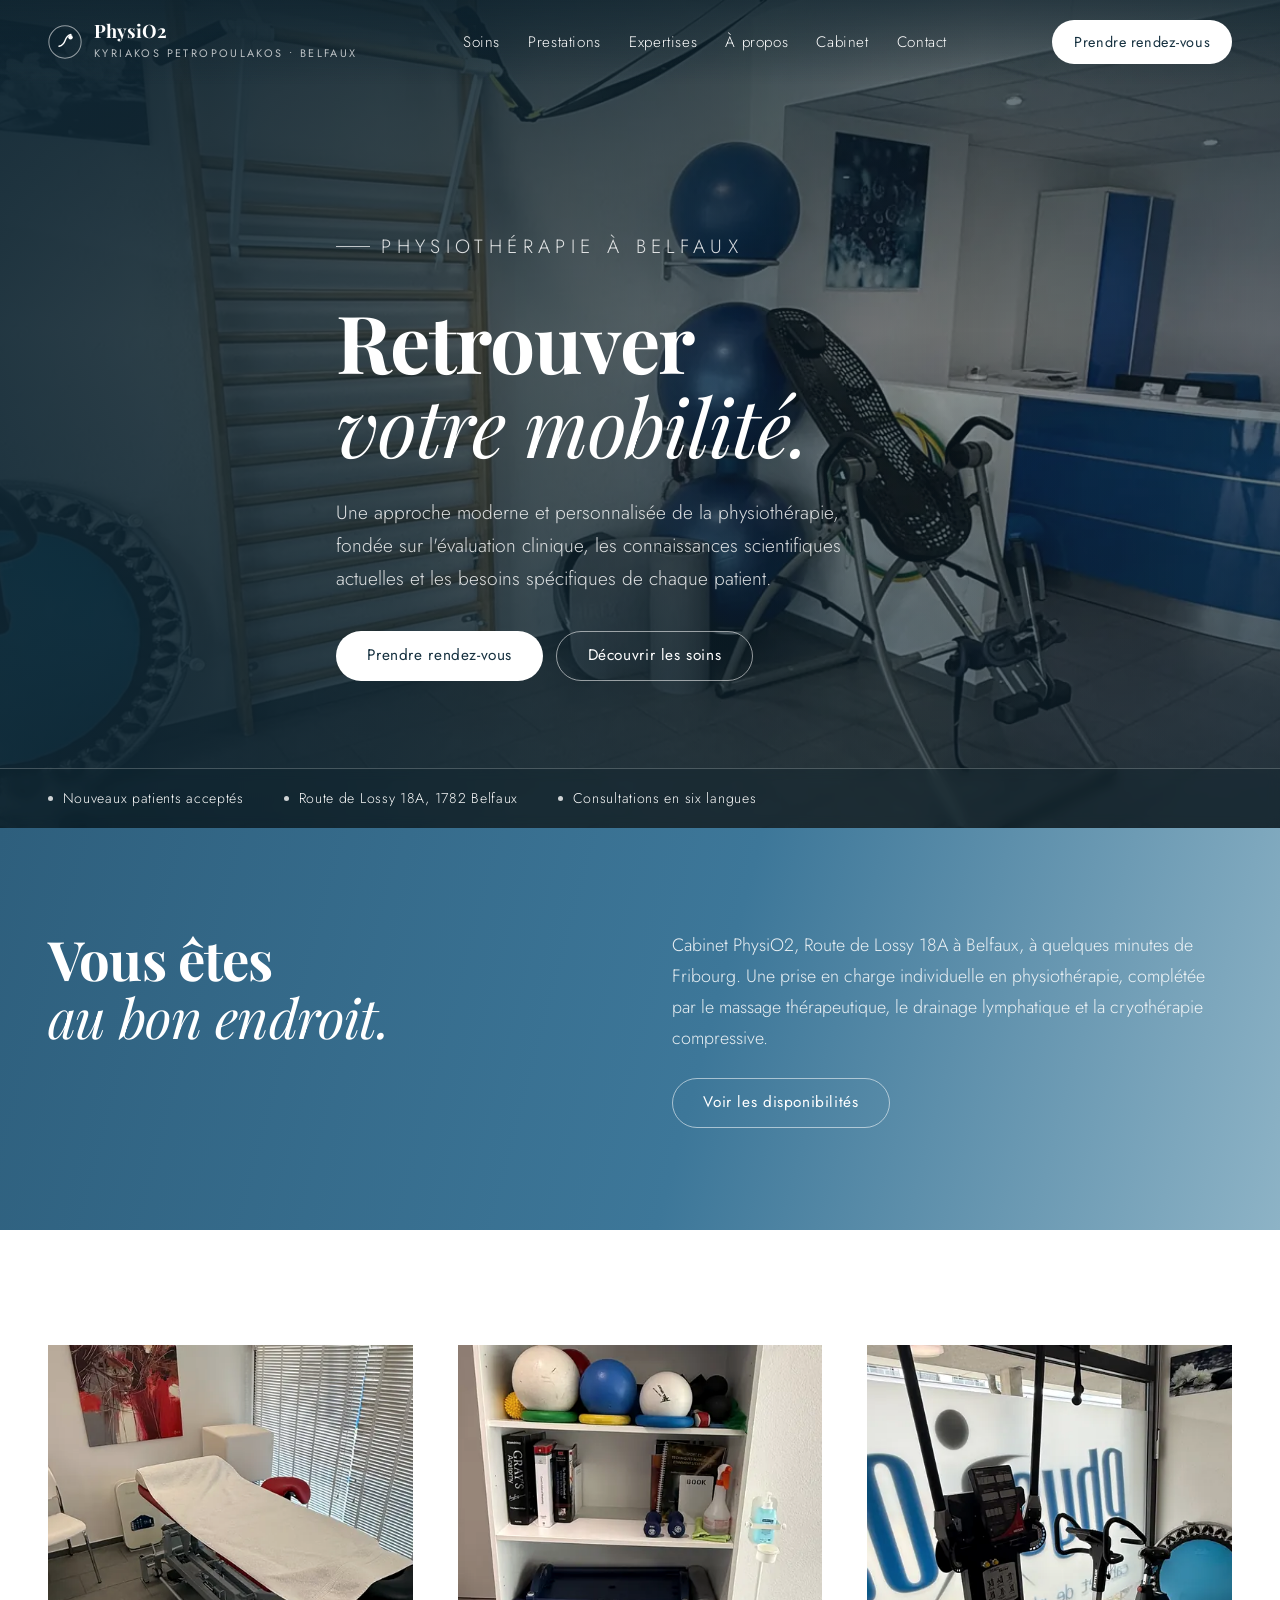
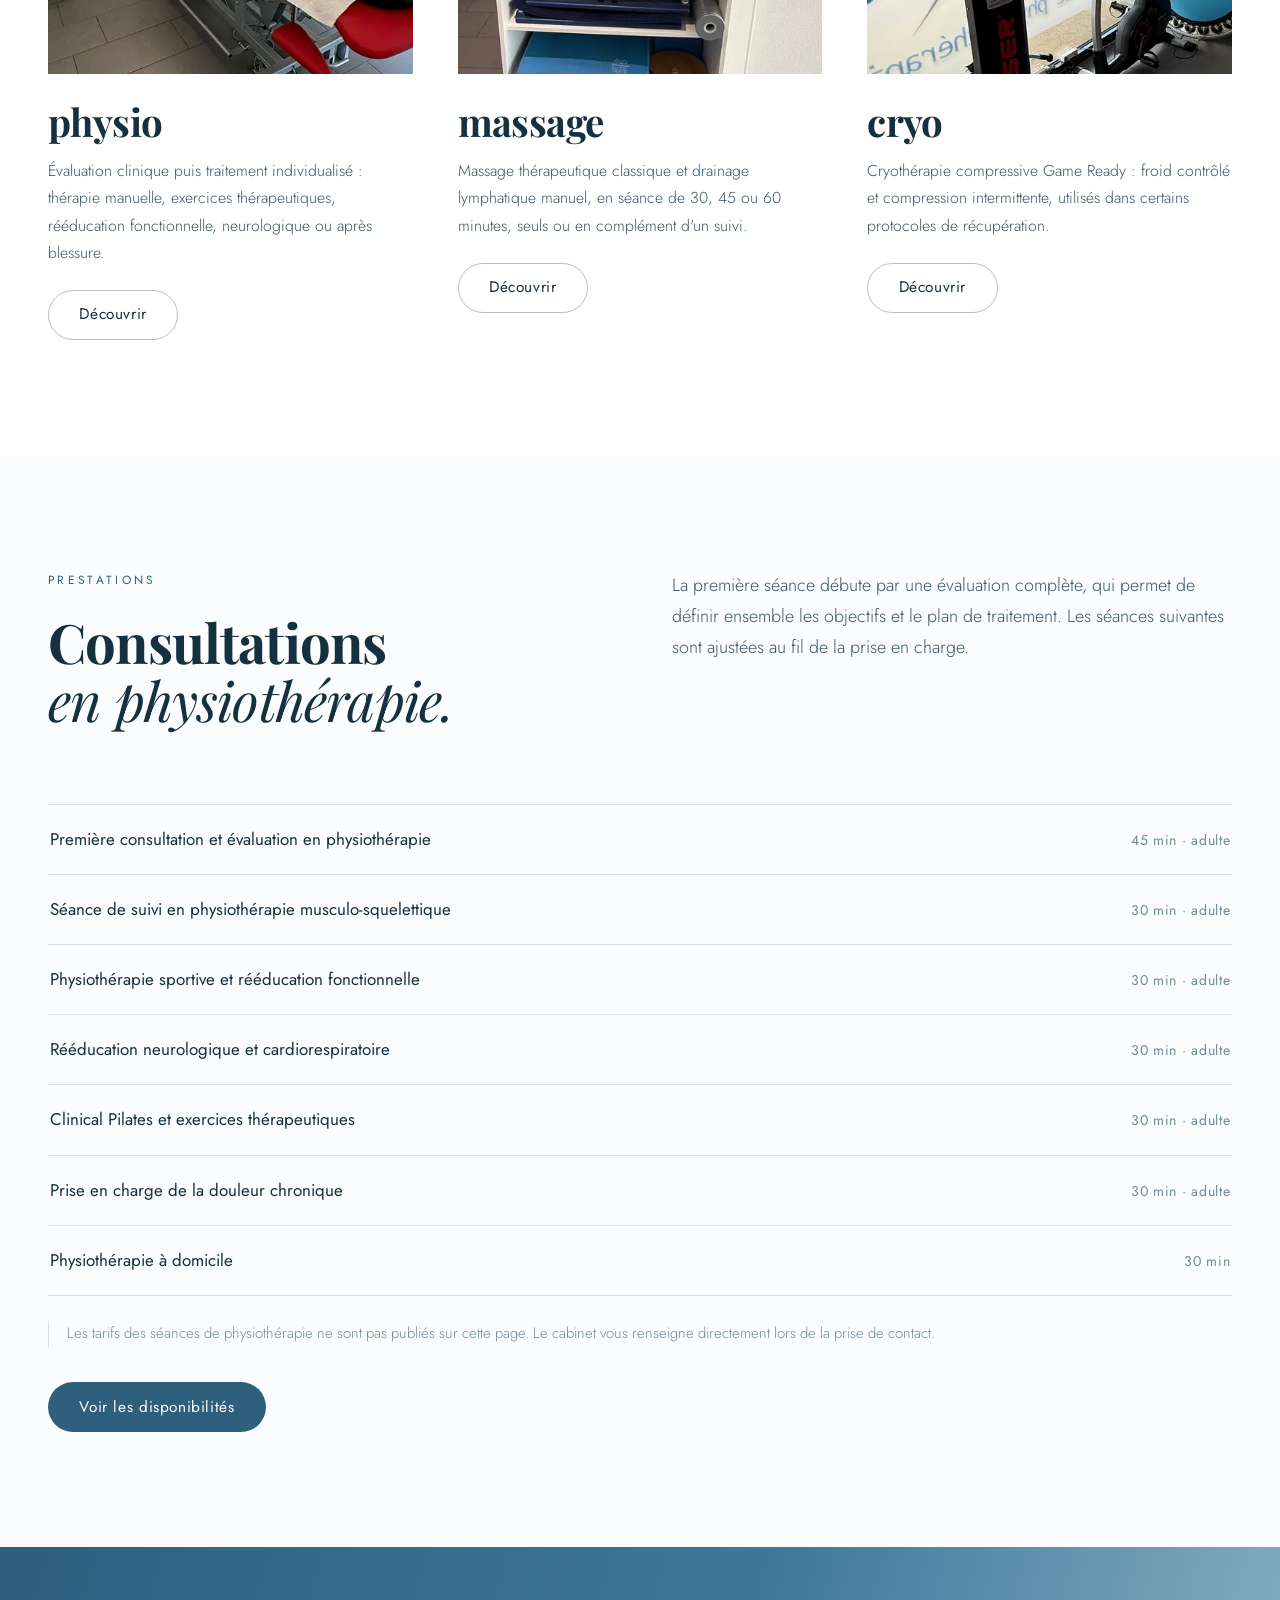
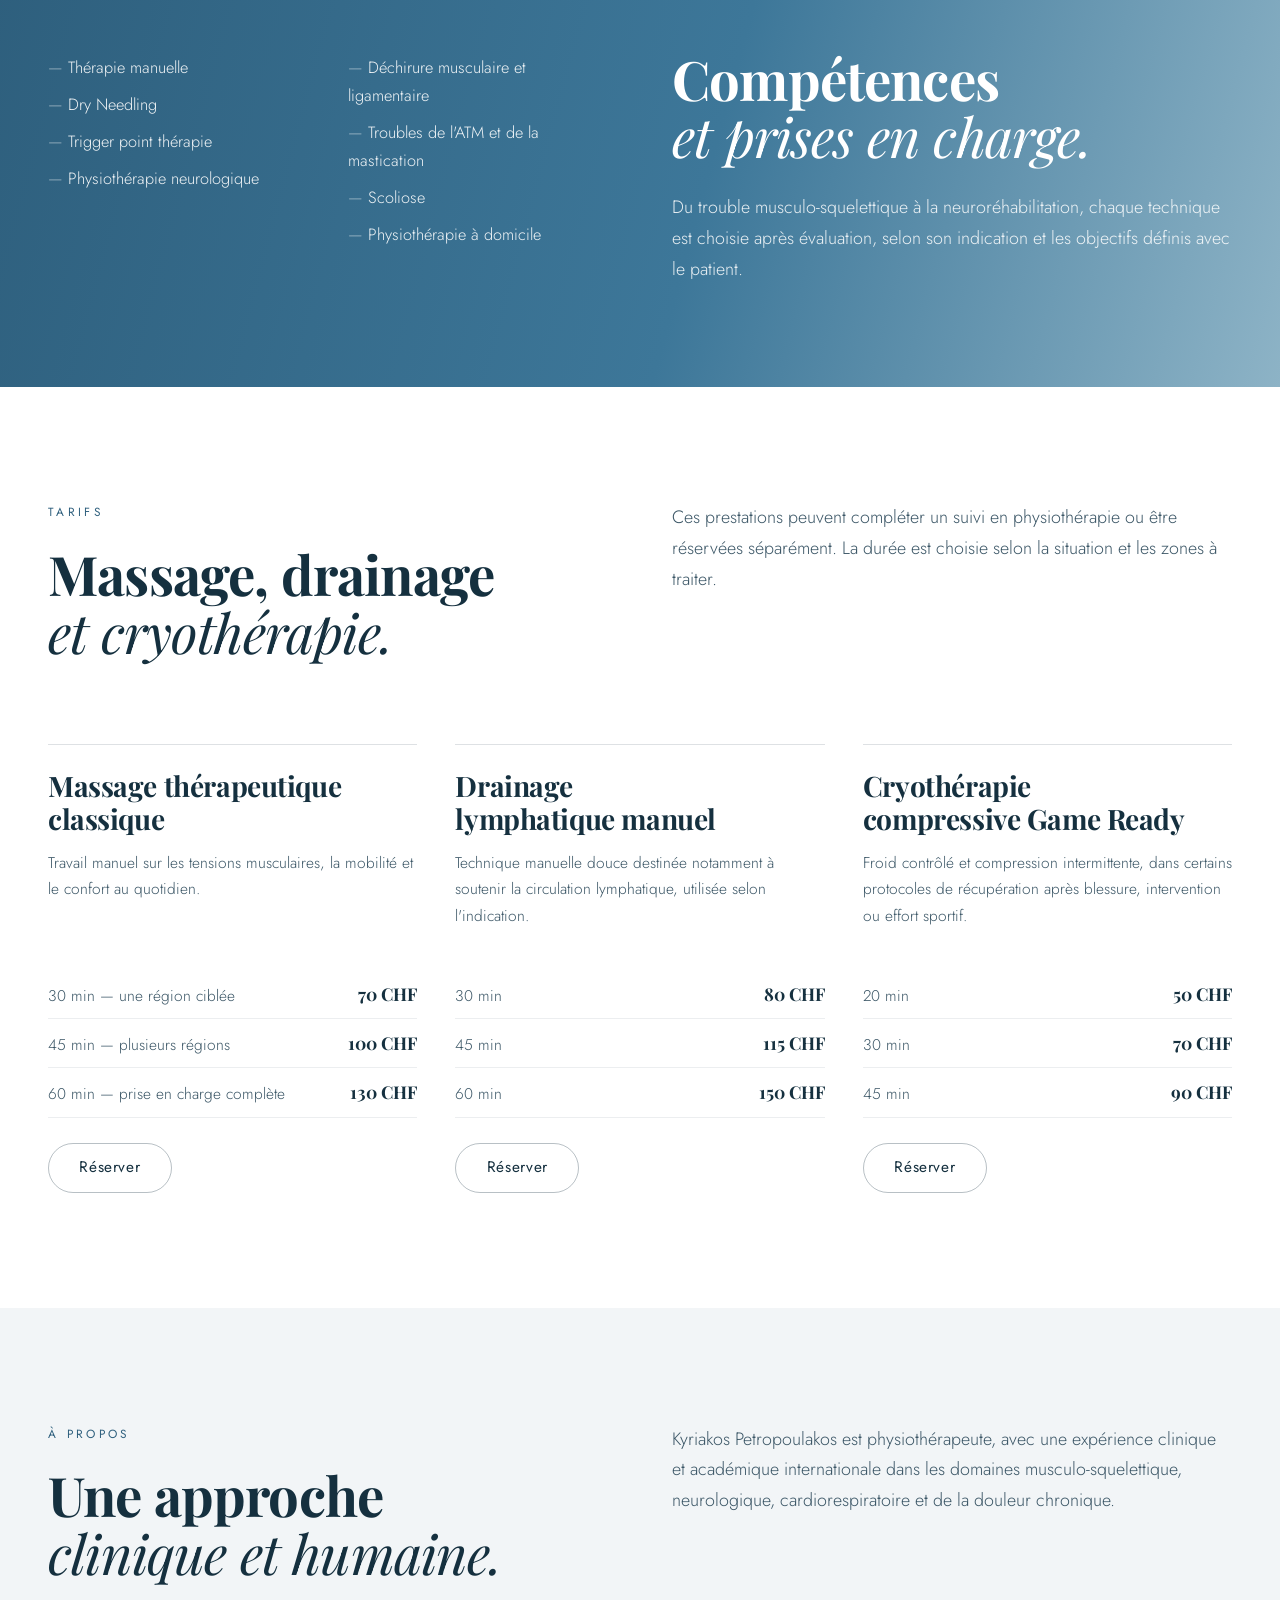
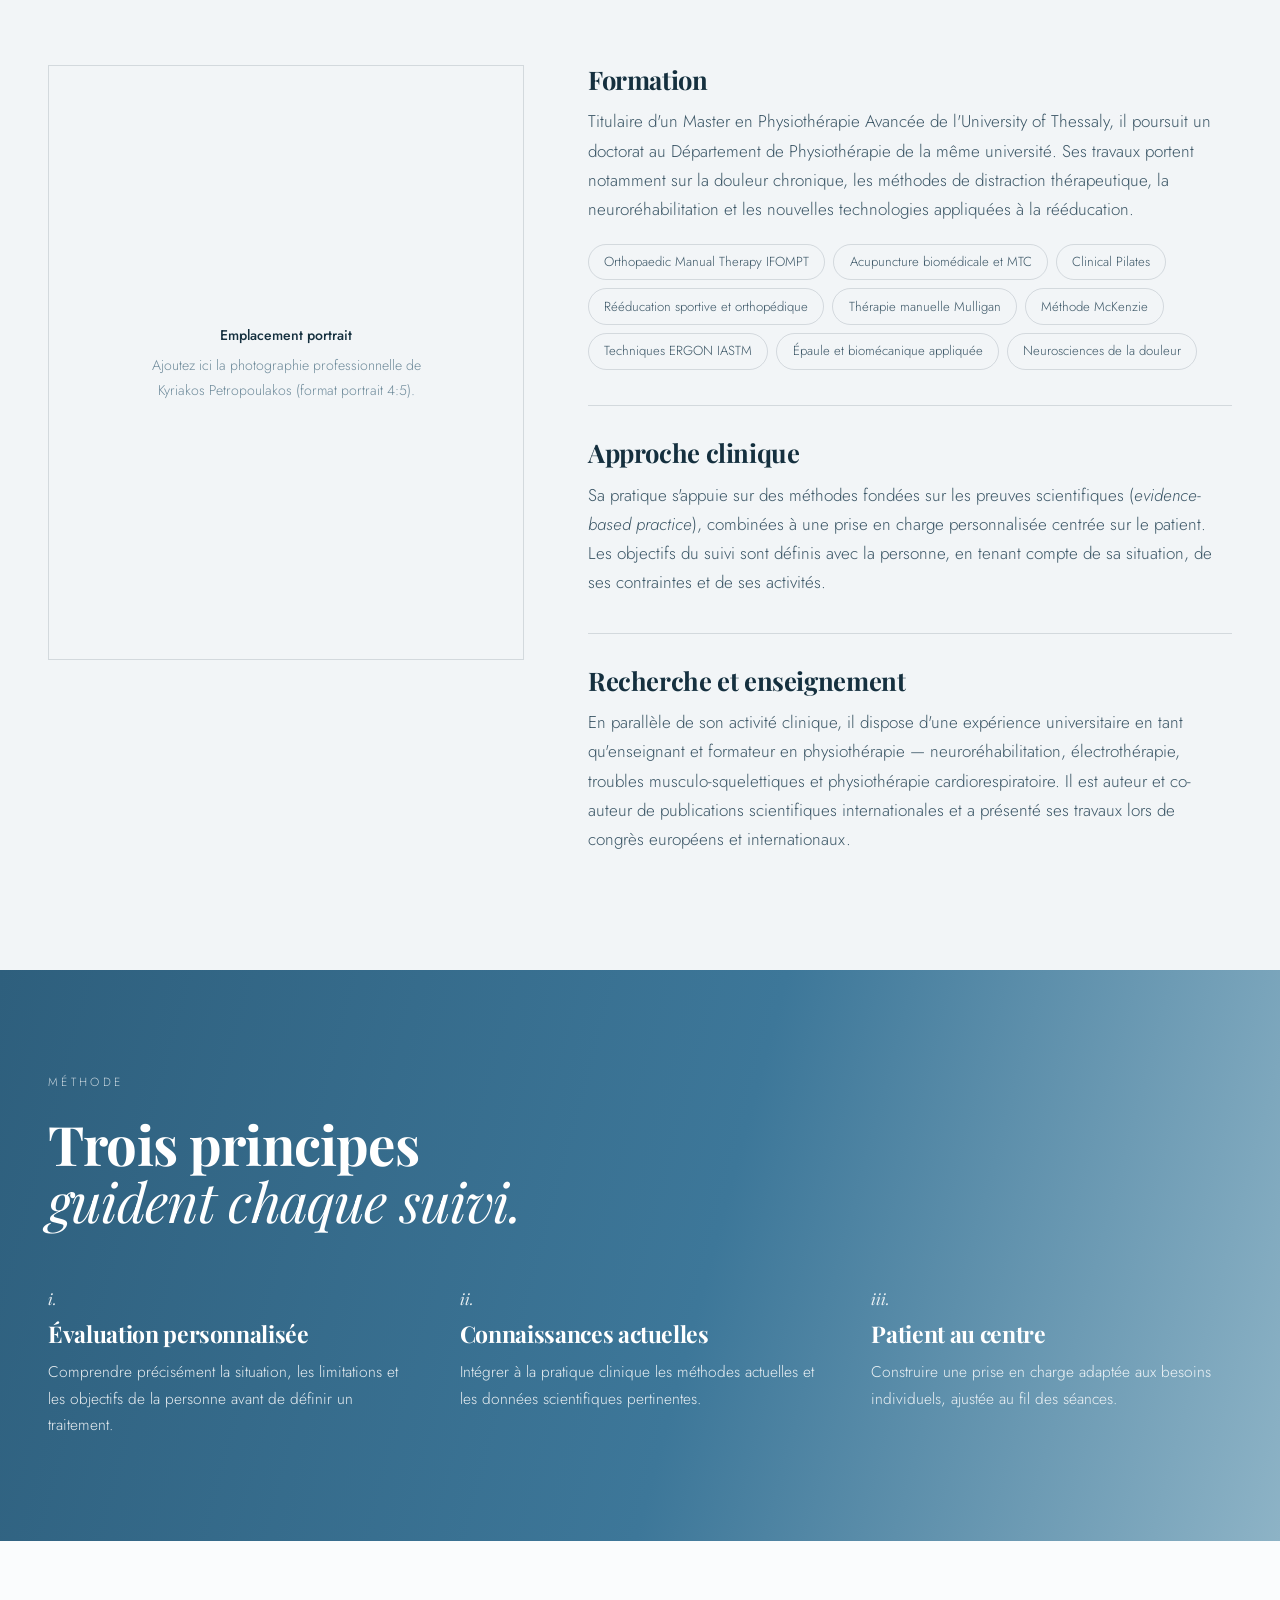
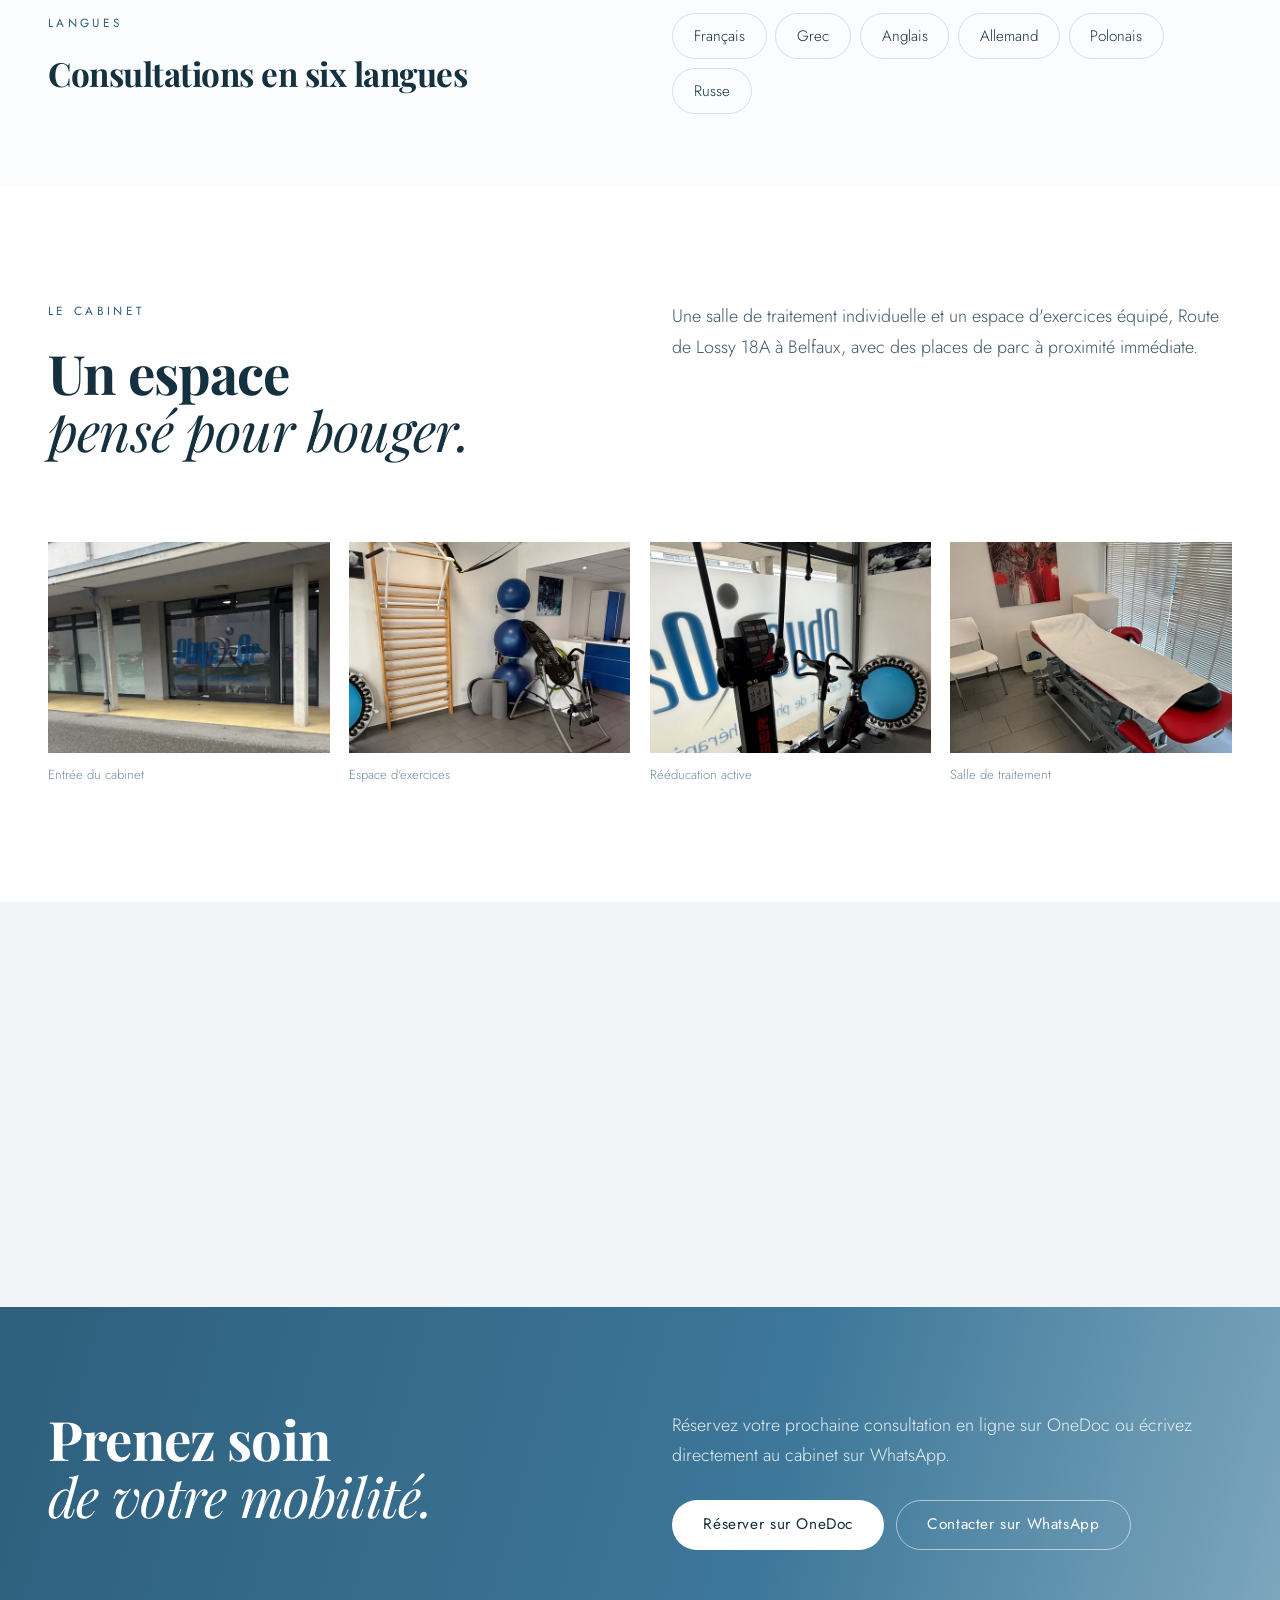
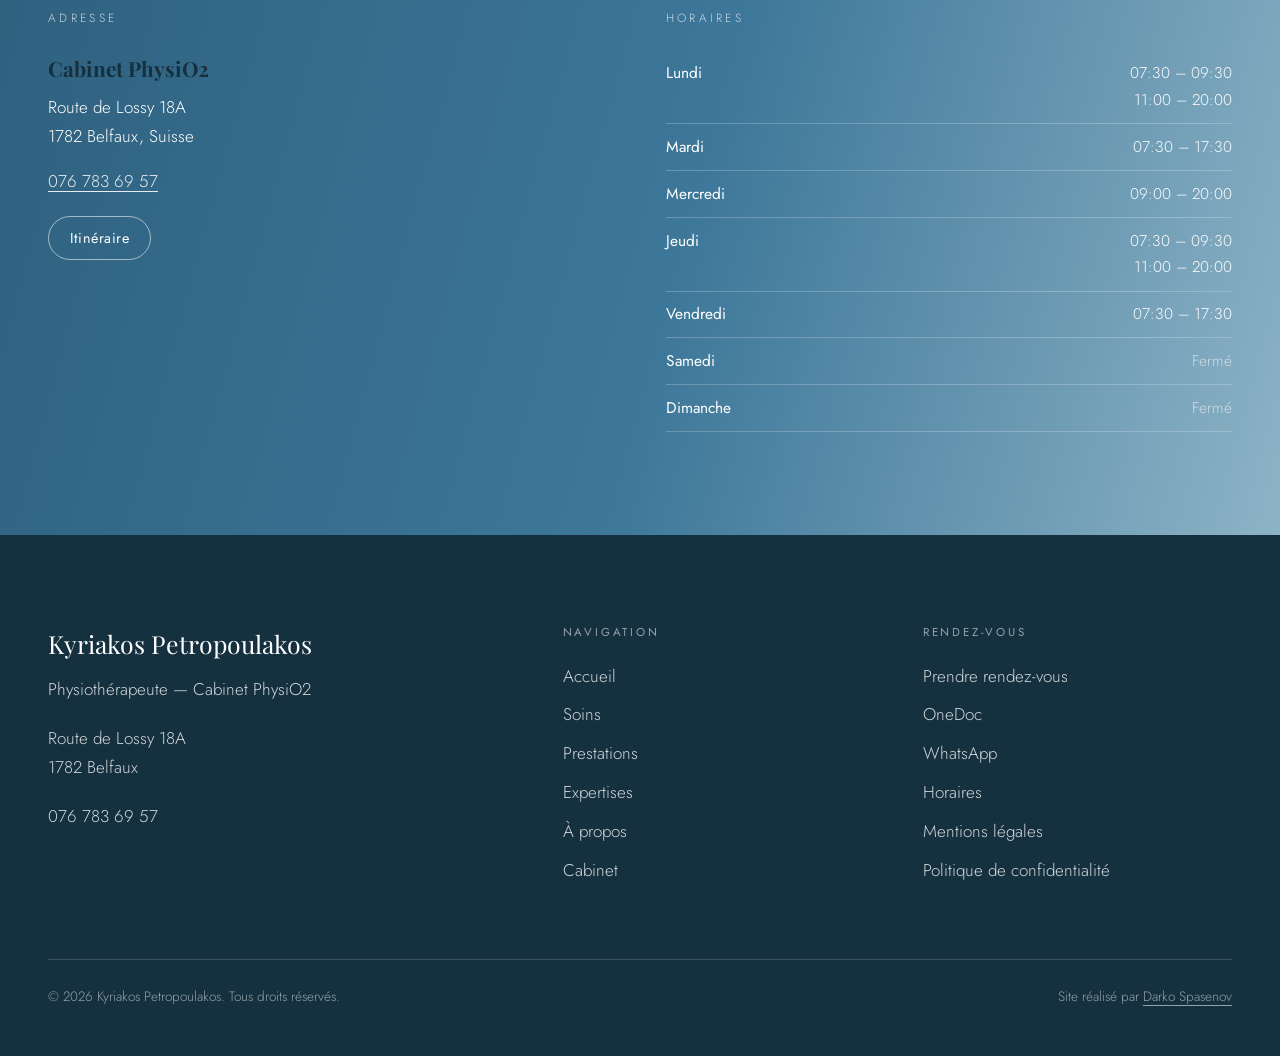
<file: index.html>
<!DOCTYPE html>
<html lang="fr">
<head>
<meta charset="utf-8">
<meta name="viewport" content="width=device-width, initial-scale=1">

<title>Physiothérapeute à Belfaux | Kyriakos Petropoulakos — Cabinet PhysiO2</title>
<meta name="description" content="Kyriakos Petropoulakos, physiothérapeute au Cabinet PhysiO2 à Belfaux (Fribourg) : thérapie manuelle, dry needling, physiothérapie neurologique et sportive, drainage lymphatique. Nouveaux patients acceptés — rendez-vous en ligne.">
<link rel="canonical" href="https://VOTRE-DOMAINE.ch/">
<meta name="robots" content="index, follow, max-image-preview:large">
<meta name="theme-color" content="#2E5F7D">
<script>document.documentElement.classList.add('js');</script>

<!-- Open Graph -->
<meta property="og:type" content="website">
<meta property="og:locale" content="fr_CH">
<meta property="og:site_name" content="Cabinet PhysiO2 — Kyriakos Petropoulakos">
<meta property="og:title" content="Physiothérapeute à Belfaux | Kyriakos Petropoulakos — Cabinet PhysiO2">
<meta property="og:description" content="Physiothérapie, thérapie manuelle, drainage lymphatique et cryothérapie compressive au Cabinet PhysiO2, Route de Lossy 18A, 1782 Belfaux.">
<meta property="og:url" content="https://VOTRE-DOMAINE.ch/">
<meta property="og:image" content="https://VOTRE-DOMAINE.ch/assets/img/cabinet-espace-exercices-1400.webp">
<meta property="og:image:alt" content="Espace d'exercices du Cabinet PhysiO2 à Belfaux">
<meta name="twitter:card" content="summary_large_image">

<link rel="icon" href="favicon.svg" type="image/svg+xml">
<link rel="apple-touch-icon" href="apple-touch-icon.png">
<link rel="manifest" href="site.webmanifest">

<link rel="preconnect" href="https://fonts.googleapis.com">
<link rel="preconnect" href="https://fonts.gstatic.com" crossorigin>
<link rel="stylesheet" href="https://fonts.googleapis.com/css2?family=Jost:wght@300;400;500&family=Playfair+Display:ital,wght@0,700;1,400;1,700&display=swap">

<link rel="stylesheet" href="assets/css/styles.css">
<link rel="preload" as="image" href="assets/img/cabinet-espace-exercices-1400.webp" imagesrcset="assets/img/cabinet-espace-exercices-800.webp 800w, assets/img/cabinet-espace-exercices-1400.webp 1400w" imagesizes="100vw">

<script type="application/ld+json">
{
  "@context": "https://schema.org",
  "@graph": [
    {
      "@type": ["MedicalBusiness", "Physiotherapy"],
      "@id": "https://VOTRE-DOMAINE.ch/#cabinet",
      "name": "Cabinet PhysiO2",
      "description": "Cabinet de physiothérapie à Belfaux (canton de Fribourg) : physiothérapie, thérapie manuelle, dry needling, physiothérapie neurologique et sportive, drainage lymphatique manuel, massage thérapeutique et cryothérapie compressive.",
      "url": "https://VOTRE-DOMAINE.ch/",
      "telephone": "+41767836957",
      "image": "https://VOTRE-DOMAINE.ch/assets/img/cabinet-facade-800.webp",
      "address": {
        "@type": "PostalAddress",
        "streetAddress": "Route de Lossy 18A",
        "postalCode": "1782",
        "addressLocality": "Belfaux",
        "addressRegion": "FR",
        "addressCountry": "CH"
      },
      "medicalSpecialty": "Physiotherapy",
      "availableLanguage": ["fr", "el", "en", "de", "pl", "ru"],
      "openingHoursSpecification": [
        { "@type": "OpeningHoursSpecification", "dayOfWeek": "Monday", "opens": "07:30", "closes": "09:30" },
        { "@type": "OpeningHoursSpecification", "dayOfWeek": "Monday", "opens": "11:00", "closes": "20:00" },
        { "@type": "OpeningHoursSpecification", "dayOfWeek": "Tuesday", "opens": "07:30", "closes": "17:30" },
        { "@type": "OpeningHoursSpecification", "dayOfWeek": "Wednesday", "opens": "09:00", "closes": "20:00" },
        { "@type": "OpeningHoursSpecification", "dayOfWeek": "Thursday", "opens": "07:30", "closes": "09:30" },
        { "@type": "OpeningHoursSpecification", "dayOfWeek": "Thursday", "opens": "11:00", "closes": "20:00" },
        { "@type": "OpeningHoursSpecification", "dayOfWeek": "Friday", "opens": "07:30", "closes": "17:30" }
      ],
      "employee": { "@id": "https://VOTRE-DOMAINE.ch/#kyriakos" },
      "hasOfferCatalog": {
        "@type": "OfferCatalog",
        "name": "Prestations tarifées",
        "itemListElement": [
          { "@type": "Offer", "name": "Massage thérapeutique classique — 30 min", "price": "70", "priceCurrency": "CHF" },
          { "@type": "Offer", "name": "Massage thérapeutique classique — 45 min", "price": "100", "priceCurrency": "CHF" },
          { "@type": "Offer", "name": "Massage thérapeutique classique — 60 min", "price": "130", "priceCurrency": "CHF" },
          { "@type": "Offer", "name": "Drainage lymphatique manuel — 30 min", "price": "80", "priceCurrency": "CHF" },
          { "@type": "Offer", "name": "Drainage lymphatique manuel — 45 min", "price": "115", "priceCurrency": "CHF" },
          { "@type": "Offer", "name": "Drainage lymphatique manuel — 60 min", "price": "150", "priceCurrency": "CHF" },
          { "@type": "Offer", "name": "Cryothérapie compressive Game Ready — 20 min", "price": "50", "priceCurrency": "CHF" },
          { "@type": "Offer", "name": "Cryothérapie compressive Game Ready — 30 min", "price": "70", "priceCurrency": "CHF" },
          { "@type": "Offer", "name": "Cryothérapie compressive Game Ready — 45 min", "price": "90", "priceCurrency": "CHF" }
        ]
      }
    },
    {
      "@type": "Person",
      "@id": "https://VOTRE-DOMAINE.ch/#kyriakos",
      "name": "Kyriakos Petropoulakos",
      "jobTitle": "Physiothérapeute",
      "telephone": "+41767836957",
      "worksFor": { "@id": "https://VOTRE-DOMAINE.ch/#cabinet" },
      "knowsLanguage": ["Français", "Grec", "Anglais", "Allemand", "Polonais", "Russe"],
      "alumniOf": { "@type": "CollegeOrUniversity", "name": "University of Thessaly" }
    }
  ]
}
</script>
</head>

<body>
<a class="skip-link" href="#main">Aller au contenu principal</a>

<!-- ===================== HEADER ===================== -->
<header class="site-header">
  <div class="wrap header-inner">
    <a class="brand" href="index.html" aria-label="Cabinet PhysiO2 — accueil">
      <svg class="brand-mark" viewBox="0 0 40 40" fill="none" aria-hidden="true">
        <circle cx="20" cy="20" r="19" stroke="currentColor" stroke-width="1.2" opacity=".55"/>
        <path d="M13 25c4-1 6-3.5 7-6.5S22.5 12 27 11" stroke="currentColor" stroke-width="1.6" stroke-linecap="round"/>
        <circle cx="26.5" cy="14.5" r="2.6" fill="currentColor"/>
      </svg>
      <span>
        <span class="brand-name">PhysiO2</span>
        <span class="brand-sub">Kyriakos Petropoulakos • Belfaux</span>
      </span>
    </a>

    <nav class="nav" id="main-nav" aria-label="Navigation principale">
      <a href="#soins">Soins</a>
      <a href="#prestations">Prestations</a>
      <a href="#expertises">Expertises</a>
      <a href="#a-propos">À propos</a>
      <a href="#cabinet">Cabinet</a>
      <a href="#contact">Contact</a>
      <button type="button" class="btn btn--light" data-rdv>Prendre rendez-vous</button>
    </nav>

    <div class="header-actions">
      <button type="button" class="btn btn--light btn--sm" data-rdv>Prendre rendez-vous</button>
      <button type="button" class="nav-toggle" aria-expanded="false" aria-controls="main-nav" aria-label="Ouvrir le menu">
        <span></span>
      </button>
    </div>
  </div>
</header>

<main id="main">

  <!-- ===================== HERO ===================== -->
  <section class="hero" id="accueil">
    <div class="hero-bg">
      <img src="assets/img/cabinet-espace-exercices-1400.webp"
           srcset="assets/img/cabinet-espace-exercices-800.webp 800w, assets/img/cabinet-espace-exercices-1400.webp 1400w"
           sizes="100vw" width="1400" height="788" fetchpriority="high" decoding="async"
           alt="Espace d'exercices du Cabinet PhysiO2 à Belfaux : espalier, ballons et sangles de suspension">
    </div>

    <div class="wrap hero-inner">
      <p class="kicker">Physiothérapie à Belfaux</p>
      <h1>Retrouver<span class="title-2">votre mobilité.</span></h1>
      <p>Une approche moderne et personnalisée de la physiothérapie, fondée sur l'évaluation clinique, les connaissances scientifiques actuelles et les besoins spécifiques de chaque patient.</p>
      <div class="hero-cta">
        <button type="button" class="btn btn--light" data-rdv>Prendre rendez-vous</button>
        <a class="btn btn--outline-light" href="#soins">Découvrir les soins</a>
      </div>
    </div>

    <div class="hero-meta">
      <div class="wrap">
        <ul>
          <li>Nouveaux patients acceptés</li>
          <li>Route de Lossy 18A, 1782 Belfaux</li>
          <li>Consultations en six langues</li>
        </ul>
      </div>
    </div>
  </section>

  <!-- ===================== INTRO ===================== -->
  <section class="band">
    <div class="wrap band-split">
      <h2 class="reveal">Vous êtes<span class="title-2">au bon endroit.</span></h2>
      <div class="reveal">
        <p class="lead">Cabinet PhysiO2, Route de Lossy 18A à Belfaux, à quelques minutes de Fribourg. Une prise en charge individuelle en physiothérapie, complétée par le massage thérapeutique, le drainage lymphatique et la cryothérapie compressive.</p>
        <p style="margin-top:1.5rem">
          <button type="button" class="btn btn--outline-light" data-rdv>Voir les disponibilités</button>
        </p>
      </div>
    </div>
  </section>

  <!-- ===================== TRIO SOINS ===================== -->
  <section class="section section--white" id="soins">
    <div class="wrap">
      <div class="trio">

        <article class="trio-item reveal">
          <img src="assets/img/cabinet-salle-traitement-800.webp"
               srcset="assets/img/cabinet-salle-traitement-800.webp 800w, assets/img/cabinet-salle-traitement-1400.webp 1400w"
               sizes="(max-width: 1024px) 90vw, 30vw" width="800" height="450" loading="lazy" decoding="async"
               alt="Salle de traitement individuelle du cabinet, avec table de physiothérapie réglable">
          <h3>physio</h3>
          <p>Évaluation clinique puis traitement individualisé : thérapie manuelle, exercices thérapeutiques, rééducation fonctionnelle, neurologique ou après blessure.</p>
          <a class="btn btn--outline" href="#prestations">Découvrir</a>
        </article>

        <article class="trio-item reveal">
          <img src="assets/img/cabinet-materiel-800.webp"
               srcset="assets/img/cabinet-materiel-800.webp 800w, assets/img/cabinet-materiel-1400.webp 1400w"
               sizes="(max-width: 1024px) 90vw, 30vw" width="800" height="450" loading="lazy" decoding="async"
               alt="Matériel thérapeutique du cabinet : ballons, haltères, tapis et ouvrages d'anatomie">
          <h3>massage</h3>
          <p>Massage thérapeutique classique et drainage lymphatique manuel, en séance de 30, 45 ou 60 minutes, seuls ou en complément d'un suivi.</p>
          <a class="btn btn--outline" href="#tarifs">Découvrir</a>
        </article>

        <article class="trio-item reveal">
          <img src="assets/img/cabinet-espace-cardio-800.webp"
               srcset="assets/img/cabinet-espace-cardio-800.webp 800w, assets/img/cabinet-espace-cardio-1400.webp 1400w"
               sizes="(max-width: 1024px) 90vw, 30vw" width="800" height="450" loading="lazy" decoding="async"
               alt="Équipements de rééducation active du cabinet : vélo, appareil de résistance et trampoline">
          <h3>cryo</h3>
          <p>Cryothérapie compressive Game Ready : froid contrôlé et compression intermittente, utilisés dans certains protocoles de récupération.</p>
          <a class="btn btn--outline" href="#tarifs">Découvrir</a>
        </article>

      </div>
    </div>
  </section>

  <!-- ===================== PRESTATIONS ===================== -->
  <section class="section section--cream2" id="prestations">
    <div class="wrap">
      <div class="band-split" style="margin-bottom: clamp(2rem, 4vw, 3rem)">
        <div class="reveal">
          <p class="eyebrow">Prestations</p>
          <h2>Consultations<span class="title-2">en physiothérapie.</span></h2>
        </div>
        <p class="lead reveal">La première séance débute par une évaluation complète, qui permet de définir ensemble les objectifs et le plan de traitement. Les séances suivantes sont ajustées au fil de la prise en charge.</p>
      </div>

      <ul class="svc-list reveal">
        <li class="svc"><span class="svc-name">Première consultation et évaluation en physiothérapie</span><span class="svc-meta">45 min · adulte</span></li>
        <li class="svc"><span class="svc-name">Séance de suivi en physiothérapie musculo-squelettique</span><span class="svc-meta">30 min · adulte</span></li>
        <li class="svc"><span class="svc-name">Physiothérapie sportive et rééducation fonctionnelle</span><span class="svc-meta">30 min · adulte</span></li>
        <li class="svc"><span class="svc-name">Rééducation neurologique et cardiorespiratoire</span><span class="svc-meta">30 min · adulte</span></li>
        <li class="svc"><span class="svc-name">Clinical Pilates et exercices thérapeutiques</span><span class="svc-meta">30 min · adulte</span></li>
        <li class="svc"><span class="svc-name">Prise en charge de la douleur chronique</span><span class="svc-meta">30 min · adulte</span></li>
        <li class="svc"><span class="svc-name">Physiothérapie à domicile</span><span class="svc-meta">30 min</span></li>
      </ul>

      <p class="note reveal">Les tarifs des séances de physiothérapie ne sont pas publiés sur cette page. Le cabinet vous renseigne directement lors de la prise de contact.</p>

      <p style="margin-top: 2.2rem" class="reveal">
        <button type="button" class="btn btn--solid" data-rdv>Voir les disponibilités</button>
      </p>
    </div>
  </section>

  <!-- ===================== EXPERTISES ===================== -->
  <section class="band" id="expertises">
    <div class="wrap band-split">
      <ul class="band-list reveal">
        <li>Thérapie manuelle</li>
        <li>Dry Needling</li>
        <li>Trigger point thérapie</li>
        <li>Physiothérapie neurologique</li>
        <li>Déchirure musculaire et ligamentaire</li>
        <li>Troubles de l'ATM et de la mastication</li>
        <li>Scoliose</li>
        <li>Physiothérapie à domicile</li>
      </ul>
      <div class="reveal">
        <h2>Compétences<span class="title-2">et prises en charge.</span></h2>
        <p class="lead">Du trouble musculo-squelettique à la neuroréhabilitation, chaque technique est choisie après évaluation, selon son indication et les objectifs définis avec le patient.</p>
      </div>
    </div>
  </section>

  <!-- ===================== TARIFS ===================== -->
  <section class="section section--white" id="tarifs">
    <div class="wrap">
      <div class="band-split" style="margin-bottom: clamp(2.5rem, 5vw, 3.5rem)">
        <div class="reveal">
          <p class="eyebrow">Tarifs</p>
          <h2>Massage, drainage<span class="title-2">et cryothérapie.</span></h2>
        </div>
        <p class="lead reveal">Ces prestations peuvent compléter un suivi en physiothérapie ou être réservées séparément. La durée est choisie selon la situation et les zones à traiter.</p>
      </div>

      <div class="price-grid reveal">

        <article class="price-card">
          <h3>Massage thérapeutique classique</h3>
          <p>Travail manuel sur les tensions musculaires, la mobilité et le confort au quotidien.</p>
          <div class="price-rows">
            <div class="price-row"><span>30 min — une région ciblée</span><span class="amount">70 CHF</span></div>
            <div class="price-row"><span>45 min — plusieurs régions</span><span class="amount">100 CHF</span></div>
            <div class="price-row"><span>60 min — prise en charge complète</span><span class="amount">130 CHF</span></div>
          </div>
          <button type="button" class="btn btn--outline" data-rdv>Réserver</button>
        </article>

        <article class="price-card">
          <h3>Drainage lymphatique manuel</h3>
          <p>Technique manuelle douce destinée notamment à soutenir la circulation lymphatique, utilisée selon l'indication.</p>
          <div class="price-rows">
            <div class="price-row"><span>30 min</span><span class="amount">80 CHF</span></div>
            <div class="price-row"><span>45 min</span><span class="amount">115 CHF</span></div>
            <div class="price-row"><span>60 min</span><span class="amount">150 CHF</span></div>
          </div>
          <button type="button" class="btn btn--outline" data-rdv>Réserver</button>
        </article>

        <article class="price-card">
          <h3>Cryothérapie compressive Game Ready</h3>
          <p>Froid contrôlé et compression intermittente, dans certains protocoles de récupération après blessure, intervention ou effort sportif.</p>
          <div class="price-rows">
            <div class="price-row"><span>20 min</span><span class="amount">50 CHF</span></div>
            <div class="price-row"><span>30 min</span><span class="amount">70 CHF</span></div>
            <div class="price-row"><span>45 min</span><span class="amount">90 CHF</span></div>
          </div>
          <button type="button" class="btn btn--outline" data-rdv>Réserver</button>
        </article>

      </div>
    </div>
  </section>

  <!-- ===================== À PROPOS ===================== -->
  <section class="section" id="a-propos">
    <div class="wrap">
      <div class="band-split" style="margin-bottom: clamp(2.5rem, 5vw, 3.5rem)">
        <div class="reveal">
          <p class="eyebrow">À propos</p>
          <h2>Une approche<span class="title-2">clinique et humaine.</span></h2>
        </div>
        <p class="lead reveal">Kyriakos Petropoulakos est physiothérapeute, avec une expérience clinique et académique internationale dans les domaines musculo-squelettique, neurologique, cardiorespiratoire et de la douleur chronique.</p>
      </div>

      <div class="about-grid">
        <!-- Emplacement portrait : remplacer par
             <img src="assets/img/portrait-kyriakos.webp" width="900" height="1125"
                  alt="Kyriakos Petropoulakos, physiothérapeute au Cabinet PhysiO2 à Belfaux"> -->
        <div class="portrait-slot reveal">
          <p class="ph-text">
            <strong>Emplacement portrait</strong>
            Ajoutez ici la photographie professionnelle de Kyriakos Petropoulakos (format portrait 4:5).
          </p>
        </div>

        <div>
          <div class="about-block reveal">
            <h3>Formation</h3>
            <p>Titulaire d'un Master en Physiothérapie Avancée de l'University of Thessaly, il poursuit un doctorat au Département de Physiothérapie de la même université. Ses travaux portent notamment sur la douleur chronique, les méthodes de distraction thérapeutique, la neuroréhabilitation et les nouvelles technologies appliquées à la rééducation.</p>
            <ul class="tags">
              <li class="tag">Orthopaedic Manual Therapy IFOMPT</li>
              <li class="tag">Acupuncture biomédicale et MTC</li>
              <li class="tag">Clinical Pilates</li>
              <li class="tag">Rééducation sportive et orthopédique</li>
              <li class="tag">Thérapie manuelle Mulligan</li>
              <li class="tag">Méthode McKenzie</li>
              <li class="tag">Techniques ERGON IASTM</li>
              <li class="tag">Épaule et biomécanique appliquée</li>
              <li class="tag">Neurosciences de la douleur</li>
            </ul>
          </div>

          <div class="about-block reveal">
            <h3>Approche clinique</h3>
            <p>Sa pratique s'appuie sur des méthodes fondées sur les preuves scientifiques (<em>evidence-based practice</em>), combinées à une prise en charge personnalisée centrée sur le patient. Les objectifs du suivi sont définis avec la personne, en tenant compte de sa situation, de ses contraintes et de ses activités.</p>
          </div>

          <div class="about-block reveal">
            <h3>Recherche et enseignement</h3>
            <p>En parallèle de son activité clinique, il dispose d'une expérience universitaire en tant qu'enseignant et formateur en physiothérapie — neuroréhabilitation, électrothérapie, troubles musculo-squelettiques et physiothérapie cardiorespiratoire. Il est auteur et co-auteur de publications scientifiques internationales et a présenté ses travaux lors de congrès européens et internationaux.</p>
          </div>
        </div>
      </div>
    </div>
  </section>

  <!-- ===================== MÉTHODE + LANGUES ===================== -->
  <section class="band">
    <div class="wrap">
      <p class="eyebrow reveal">Méthode</p>
      <h2 class="reveal" style="margin-bottom: clamp(2.5rem, 5vw, 3.5rem)">Trois principes<span class="title-2">guident chaque suivi.</span></h2>

      <div class="pillars reveal">
        <div class="pillar">
          <p class="pillar-num">i.</p>
          <h3>Évaluation personnalisée</h3>
          <p>Comprendre précisément la situation, les limitations et les objectifs de la personne avant de définir un traitement.</p>
        </div>
        <div class="pillar">
          <p class="pillar-num">ii.</p>
          <h3>Connaissances actuelles</h3>
          <p>Intégrer à la pratique clinique les méthodes actuelles et les données scientifiques pertinentes.</p>
        </div>
        <div class="pillar">
          <p class="pillar-num">iii.</p>
          <h3>Patient au centre</h3>
          <p>Construire une prise en charge adaptée aux besoins individuels, ajustée au fil des séances.</p>
        </div>
      </div>
    </div>
  </section>

  <section class="section section--tight section--cream2">
    <div class="wrap band-split">
      <div class="reveal">
        <p class="eyebrow">Langues</p>
        <h2 style="font-size: clamp(1.6rem, 2.6vw, 2.2rem)">Consultations en six langues</h2>
      </div>
      <ul class="langs reveal">
        <li>Français</li>
        <li>Grec</li>
        <li>Anglais</li>
        <li>Allemand</li>
        <li>Polonais</li>
        <li>Russe</li>
      </ul>
    </div>
  </section>

  <!-- ===================== CABINET ===================== -->
  <section class="section section--white" id="cabinet">
    <div class="wrap">
      <div class="band-split" style="margin-bottom: clamp(2.5rem, 5vw, 3.5rem)">
        <div class="reveal">
          <p class="eyebrow">Le cabinet</p>
          <h2>Un espace<span class="title-2">pensé pour bouger.</span></h2>
        </div>
        <p class="lead reveal">Une salle de traitement individuelle et un espace d'exercices équipé, Route de Lossy 18A à Belfaux, avec des places de parc à proximité immédiate.</p>
      </div>

      <div class="gallery reveal">
        <figure>
          <img src="assets/img/cabinet-facade-800.webp" width="800" height="450" loading="lazy" decoding="async"
               alt="Façade du Cabinet PhysiO2, Route de Lossy 18A à Belfaux">
          <figcaption>Entrée du cabinet</figcaption>
        </figure>
        <figure>
          <img src="assets/img/cabinet-espace-exercices-800.webp" width="800" height="450" loading="lazy" decoding="async"
               alt="Espace d'exercices avec espalier, ballons de gymnastique et sangles de suspension">
          <figcaption>Espace d'exercices</figcaption>
        </figure>
        <figure>
          <img src="assets/img/cabinet-espace-cardio-800.webp" width="800" height="450" loading="lazy" decoding="async"
               alt="Vélo d'appartement, appareil de résistance et trampoline de rééducation">
          <figcaption>Rééducation active</figcaption>
        </figure>
        <figure>
          <img src="assets/img/cabinet-salle-traitement-800.webp" width="800" height="450" loading="lazy" decoding="async"
               alt="Salle de traitement individuelle avec table de physiothérapie réglable">
          <figcaption>Salle de traitement</figcaption>
        </figure>
      </div>
    </div>
  </section>

  <div class="map-full" data-map>
    <iframe
      data-src="https://www.google.com/maps?q=Route%20de%20Lossy%2018A%2C%201782%20Belfaux%2C%20Suisse&amp;hl=fr&amp;z=16&amp;output=embed"
      title="Carte : Cabinet PhysiO2, Route de Lossy 18A, 1782 Belfaux"
      loading="lazy" referrerpolicy="no-referrer-when-downgrade"></iframe>
  </div>

  <!-- ===================== CONTACT / HORAIRES ===================== -->
  <section class="band" id="contact">
    <div class="wrap">
      <div class="band-split" style="margin-bottom: clamp(2.5rem, 5vw, 3.5rem)">
        <h2 class="reveal">Prenez soin<span class="title-2">de votre mobilité.</span></h2>
        <div class="reveal">
          <p class="lead">Réservez votre prochaine consultation en ligne sur OneDoc ou écrivez directement au cabinet sur WhatsApp.</p>
          <div class="contact-links">
            <a class="btn btn--light" href="https://www.onedoc.ch/fr/physiotherapeute/belfaux/pc3uq/kyriakos-petropoulakos" target="_blank" rel="noopener">Réserver sur OneDoc</a>
            <a class="btn btn--outline-light" href="https://wa.me/41767836957?text=Bonjour%2C%20je%20souhaiterais%20prendre%20rendez-vous%20avec%20M.%20Petropoulakos.%20Pourriez-vous%20m%27indiquer%20les%20disponibilit%C3%A9s%20%3F%20Merci." target="_blank" rel="noopener">Contacter sur WhatsApp</a>
          </div>
        </div>
      </div>

      <div class="contact-grid">
        <div class="reveal">
          <p class="eyebrow">Adresse</p>
          <address class="addr">
            <strong>Cabinet PhysiO2</strong>
            Route de Lossy 18A<br>
            1782 Belfaux, Suisse
          </address>
          <p style="margin-top:1rem"><a href="tel:+41767836957">076 783 69 57</a></p>
          <p style="margin-top:1.2rem">
            <a class="btn btn--outline-light btn--sm" href="https://www.google.com/maps/dir/?api=1&amp;destination=Route+de+Lossy+18A%2C+1782+Belfaux%2C+Suisse" target="_blank" rel="noopener">Itinéraire</a>
          </p>
        </div>

        <div class="reveal" id="horaires">
          <p class="eyebrow">Horaires</p>
          <table class="hours">
            <caption class="sr-only">Horaires d'ouverture du Cabinet PhysiO2</caption>
            <tbody>
              <tr><th scope="row">Lundi</th><td><span>07:30 – 09:30</span><span>11:00 – 20:00</span></td></tr>
              <tr><th scope="row">Mardi</th><td>07:30 – 17:30</td></tr>
              <tr><th scope="row">Mercredi</th><td>09:00 – 20:00</td></tr>
              <tr><th scope="row">Jeudi</th><td><span>07:30 – 09:30</span><span>11:00 – 20:00</span></td></tr>
              <tr><th scope="row">Vendredi</th><td>07:30 – 17:30</td></tr>
              <tr><th scope="row">Samedi</th><td class="closed">Fermé</td></tr>
              <tr><th scope="row">Dimanche</th><td class="closed">Fermé</td></tr>
            </tbody>
          </table>
        </div>
      </div>
    </div>
  </section>

</main>

<!-- ===================== FOOTER ===================== -->
<footer class="site-footer">
  <div class="wrap">
    <div class="footer-grid">
      <div class="footer-brand">
        <span class="fb-name">Kyriakos Petropoulakos</span>
        <p>Physiothérapeute — Cabinet PhysiO2</p>
        <p>Route de Lossy 18A<br>1782 Belfaux</p>
        <p><a href="tel:+41767836957">076 783 69 57</a></p>
      </div>

      <div>
        <h4>Navigation</h4>
        <ul>
          <li><a href="#accueil">Accueil</a></li>
          <li><a href="#soins">Soins</a></li>
          <li><a href="#prestations">Prestations</a></li>
          <li><a href="#expertises">Expertises</a></li>
          <li><a href="#a-propos">À propos</a></li>
          <li><a href="#cabinet">Cabinet</a></li>
        </ul>
      </div>

      <div>
        <h4>Rendez-vous</h4>
        <ul>
          <li><a href="#contact" data-rdv>Prendre rendez-vous</a></li>
          <li><a href="https://www.onedoc.ch/fr/physiotherapeute/belfaux/pc3uq/kyriakos-petropoulakos" target="_blank" rel="noopener">OneDoc</a></li>
          <li><a href="https://wa.me/41767836957?text=Bonjour%2C%20je%20souhaiterais%20prendre%20rendez-vous%20avec%20M.%20Petropoulakos.%20Pourriez-vous%20m%27indiquer%20les%20disponibilit%C3%A9s%20%3F%20Merci." target="_blank" rel="noopener">WhatsApp</a></li>
          <li><a href="#horaires">Horaires</a></li>
          <li><a href="mentions-legales.html">Mentions légales</a></li>
          <li><a href="politique-confidentialite.html">Politique de confidentialité</a></li>
        </ul>
      </div>
    </div>

    <div class="footer-bottom">
      <p>© 2026 Kyriakos Petropoulakos. Tous droits réservés.</p>
      <p>Site réalisé par <a href="https://ds-digital.ch" target="_blank" rel="noopener">Darko Spasenov</a></p>
    </div>
  </div>
</footer>

<!-- ===================== MODALE RENDEZ-VOUS ===================== -->
<div class="modal" id="rdv-modal" role="dialog" aria-modal="true" aria-labelledby="rdv-title" aria-hidden="true">
  <div class="modal-panel">
    <button type="button" class="modal-close" data-close-modal aria-label="Fermer la fenêtre">
      <svg width="17" height="17" viewBox="0 0 24 24" fill="none" stroke="currentColor" stroke-width="2" stroke-linecap="round" aria-hidden="true"><path d="M18 6 6 18M6 6l12 12"/></svg>
    </button>

    <h2 id="rdv-title">Comment souhaitez-vous prendre rendez-vous&nbsp;?</h2>
    <p>Choisissez la méthode qui vous convient le mieux.</p>

    <div class="choice-grid">
      <div class="choice">
        <span class="choice-title">OneDoc<small>Réservation en ligne · disponibilités en temps réel</small></span>
        <p>Consultez les disponibilités et choisissez directement votre rendez-vous en ligne.</p>
        <a class="btn btn--solid" href="https://www.onedoc.ch/fr/physiotherapeute/belfaux/pc3uq/kyriakos-petropoulakos" target="_blank" rel="noopener">Continuer sur OneDoc</a>
      </div>

      <div class="choice choice--wa">
        <span class="choice-title">WhatsApp<small>Contact direct avec le cabinet</small></span>
        <p>Vous préférez nous écrire ? Contactez directement le cabinet sur WhatsApp.</p>
        <a class="btn" href="https://wa.me/41767836957?text=Bonjour%2C%20je%20souhaiterais%20prendre%20rendez-vous%20avec%20M.%20Petropoulakos.%20Pourriez-vous%20m%27indiquer%20les%20disponibilit%C3%A9s%20%3F%20Merci." target="_blank" rel="noopener">Ouvrir WhatsApp</a>
      </div>
    </div>

    <p class="modal-foot">Vous préférez le téléphone ? <a href="tel:+41767836957">076 783 69 57</a></p>
  </div>
</div>

<!-- ===================== BARRE MOBILE ===================== -->
<div class="mobile-bar">
  <a class="btn btn--icon" href="tel:+41767836957" aria-label="Appeler le cabinet au 076 783 69 57">
    <svg width="19" height="19" viewBox="0 0 24 24" fill="none" stroke="currentColor" stroke-width="1.7" stroke-linecap="round" stroke-linejoin="round" aria-hidden="true"><path d="M22 16.9v3a2 2 0 0 1-2.2 2 19.8 19.8 0 0 1-8.6-3.1 19.5 19.5 0 0 1-6-6A19.8 19.8 0 0 1 2.1 4.2 2 2 0 0 1 4.1 2h3a2 2 0 0 1 2 1.7c.1 1 .4 1.9.7 2.8a2 2 0 0 1-.5 2.1L8.1 9.8a16 16 0 0 0 6 6l1.2-1.2a2 2 0 0 1 2.1-.5c.9.3 1.8.6 2.8.7a2 2 0 0 1 1.8 2.1Z"/></svg>
  </a>
  <button type="button" class="btn btn--solid btn--block" data-rdv>Prendre rendez-vous</button>
</div>

<script src="assets/js/main.js" defer></script>
</body>
</html>
</file>
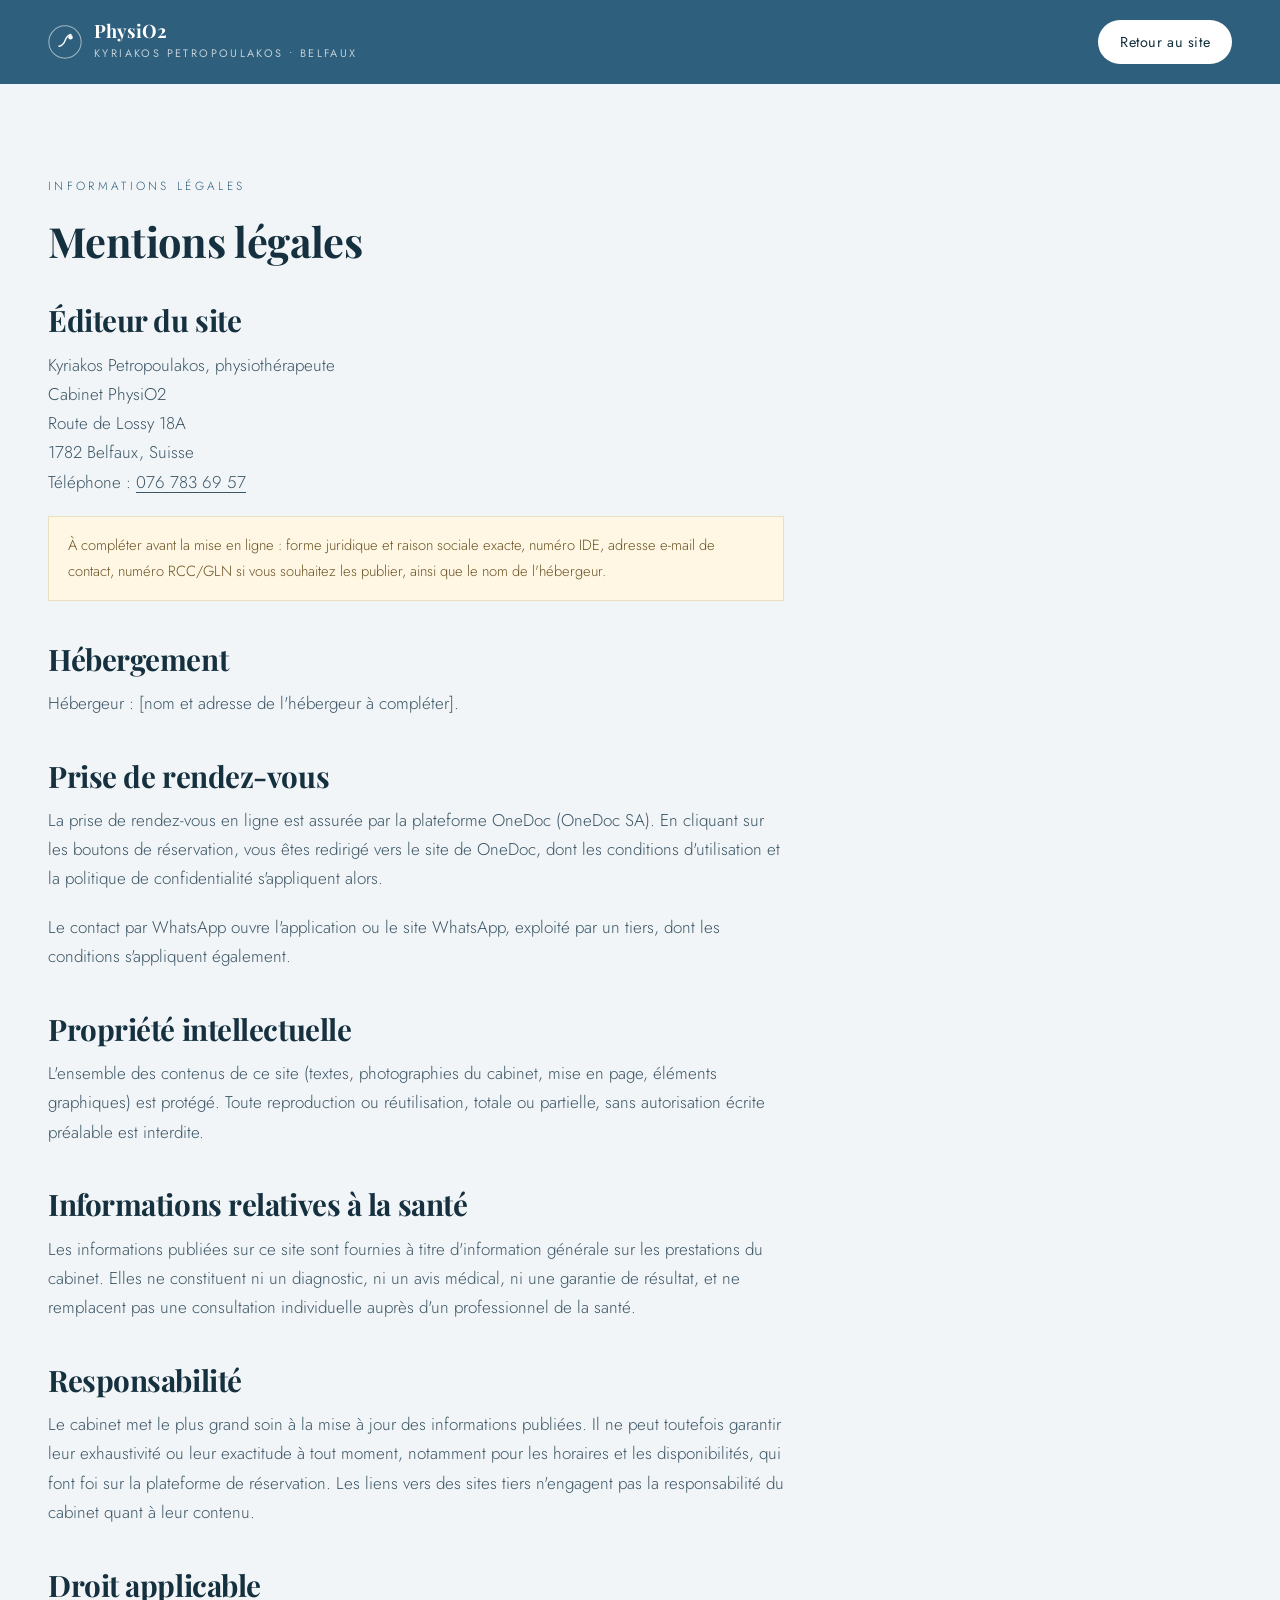
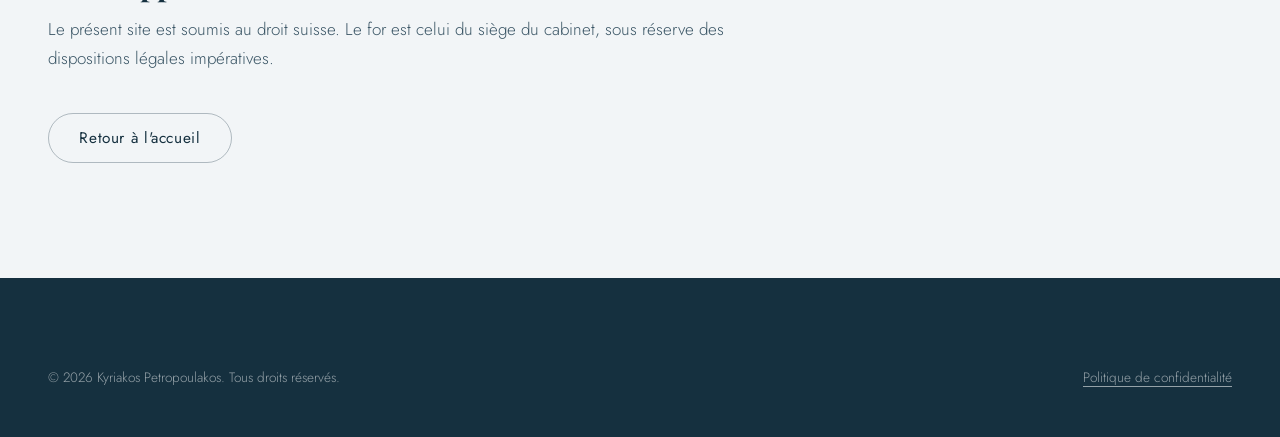
<file: mentions-legales.html>
<!DOCTYPE html>
<html lang="fr">
<head>
<meta charset="utf-8">
<meta name="viewport" content="width=device-width, initial-scale=1">
<title>Mentions légales | Cabinet PhysiO2 — Kyriakos Petropoulakos, Belfaux</title>
<meta name="description" content="Mentions légales du site du Cabinet PhysiO2, Kyriakos Petropoulakos, physiothérapeute à Belfaux (Fribourg).">
<link rel="canonical" href="https://VOTRE-DOMAINE.ch/mentions-legales.html">
<meta name="robots" content="index, follow">
<meta name="theme-color" content="#2E5F7D">
<link rel="icon" href="favicon.svg" type="image/svg+xml">
<link rel="apple-touch-icon" href="apple-touch-icon.png">
<link rel="manifest" href="site.webmanifest">
<link rel="preconnect" href="https://fonts.googleapis.com">
<link rel="preconnect" href="https://fonts.gstatic.com" crossorigin>
<link rel="stylesheet" href="https://fonts.googleapis.com/css2?family=Jost:wght@300;400;500&family=Playfair+Display:ital,wght@0,700;1,400;1,700&display=swap">
<link rel="stylesheet" href="assets/css/styles.css">
</head>
<body class="legal-page">
<a class="skip-link" href="#main">Aller au contenu principal</a>

<header class="site-header">
  <div class="wrap header-inner">
    <a class="brand" href="index.html" aria-label="Cabinet PhysiO2 — accueil">
      <svg class="brand-mark" viewBox="0 0 40 40" fill="none" aria-hidden="true">
        <circle cx="20" cy="20" r="19" stroke="currentColor" stroke-width="1.2" opacity=".55"/>
        <path d="M13 25c4-1 6-3.5 7-6.5S22.5 12 27 11" stroke="currentColor" stroke-width="1.6" stroke-linecap="round"/>
        <circle cx="26.5" cy="14.5" r="2.6" fill="currentColor"/>
      </svg>
      <span>
        <span class="brand-name">PhysiO2</span>
        <span class="brand-sub">Kyriakos Petropoulakos • Belfaux</span>
      </span>
    </a>
    <div class="header-actions">
      <a class="btn btn--light btn--sm btn--persist" href="index.html">Retour au site</a>
    </div>
  </div>
</header>

<main id="main" class="section legal">
  <div class="wrap">
    <div class="legal-body">
      <p class="eyebrow">Informations légales</p>
      <h1 style="font-size: clamp(1.9rem, 4vw, 2.6rem)">Mentions légales</h1>

      <h2>Éditeur du site</h2>
      <p>
        Kyriakos Petropoulakos, physiothérapeute<br>
        Cabinet PhysiO2<br>
        Route de Lossy 18A<br>
        1782 Belfaux, Suisse<br>
        Téléphone : <a href="tel:+41767836957">076 783 69 57</a>
      </p>

      <p class="todo">À compléter avant la mise en ligne : forme juridique et raison sociale exacte, numéro IDE, adresse e-mail de contact, numéro RCC/GLN si vous souhaitez les publier, ainsi que le nom de l'hébergeur.</p>

      <h2>Hébergement</h2>
      <p>Hébergeur : [nom et adresse de l'hébergeur à compléter].</p>

      <h2>Prise de rendez-vous</h2>
      <p>La prise de rendez-vous en ligne est assurée par la plateforme OneDoc (OneDoc SA). En cliquant sur les boutons de réservation, vous êtes redirigé vers le site de OneDoc, dont les conditions d'utilisation et la politique de confidentialité s'appliquent alors.</p>
      <p>Le contact par WhatsApp ouvre l'application ou le site WhatsApp, exploité par un tiers, dont les conditions s'appliquent également.</p>

      <h2>Propriété intellectuelle</h2>
      <p>L'ensemble des contenus de ce site (textes, photographies du cabinet, mise en page, éléments graphiques) est protégé. Toute reproduction ou réutilisation, totale ou partielle, sans autorisation écrite préalable est interdite.</p>

      <h2>Informations relatives à la santé</h2>
      <p>Les informations publiées sur ce site sont fournies à titre d'information générale sur les prestations du cabinet. Elles ne constituent ni un diagnostic, ni un avis médical, ni une garantie de résultat, et ne remplacent pas une consultation individuelle auprès d'un professionnel de la santé.</p>

      <h2>Responsabilité</h2>
      <p>Le cabinet met le plus grand soin à la mise à jour des informations publiées. Il ne peut toutefois garantir leur exhaustivité ou leur exactitude à tout moment, notamment pour les horaires et les disponibilités, qui font foi sur la plateforme de réservation. Les liens vers des sites tiers n'engagent pas la responsabilité du cabinet quant à leur contenu.</p>

      <h2>Droit applicable</h2>
      <p>Le présent site est soumis au droit suisse. Le for est celui du siège du cabinet, sous réserve des dispositions légales impératives.</p>

      <p style="margin-top:2.5rem"><a class="btn btn--outline" href="index.html">Retour à l'accueil</a></p>
    </div>
  </div>
</main>

<footer class="site-footer">
  <div class="wrap">
    <div class="footer-bottom" style="margin-top:0;border-top:0;padding-top:0">
      <p>© 2026 Kyriakos Petropoulakos. Tous droits réservés.</p>
      <p><a href="politique-confidentialite.html">Politique de confidentialité</a></p>
    </div>
  </div>
</footer>
</body>
</html>
</file>
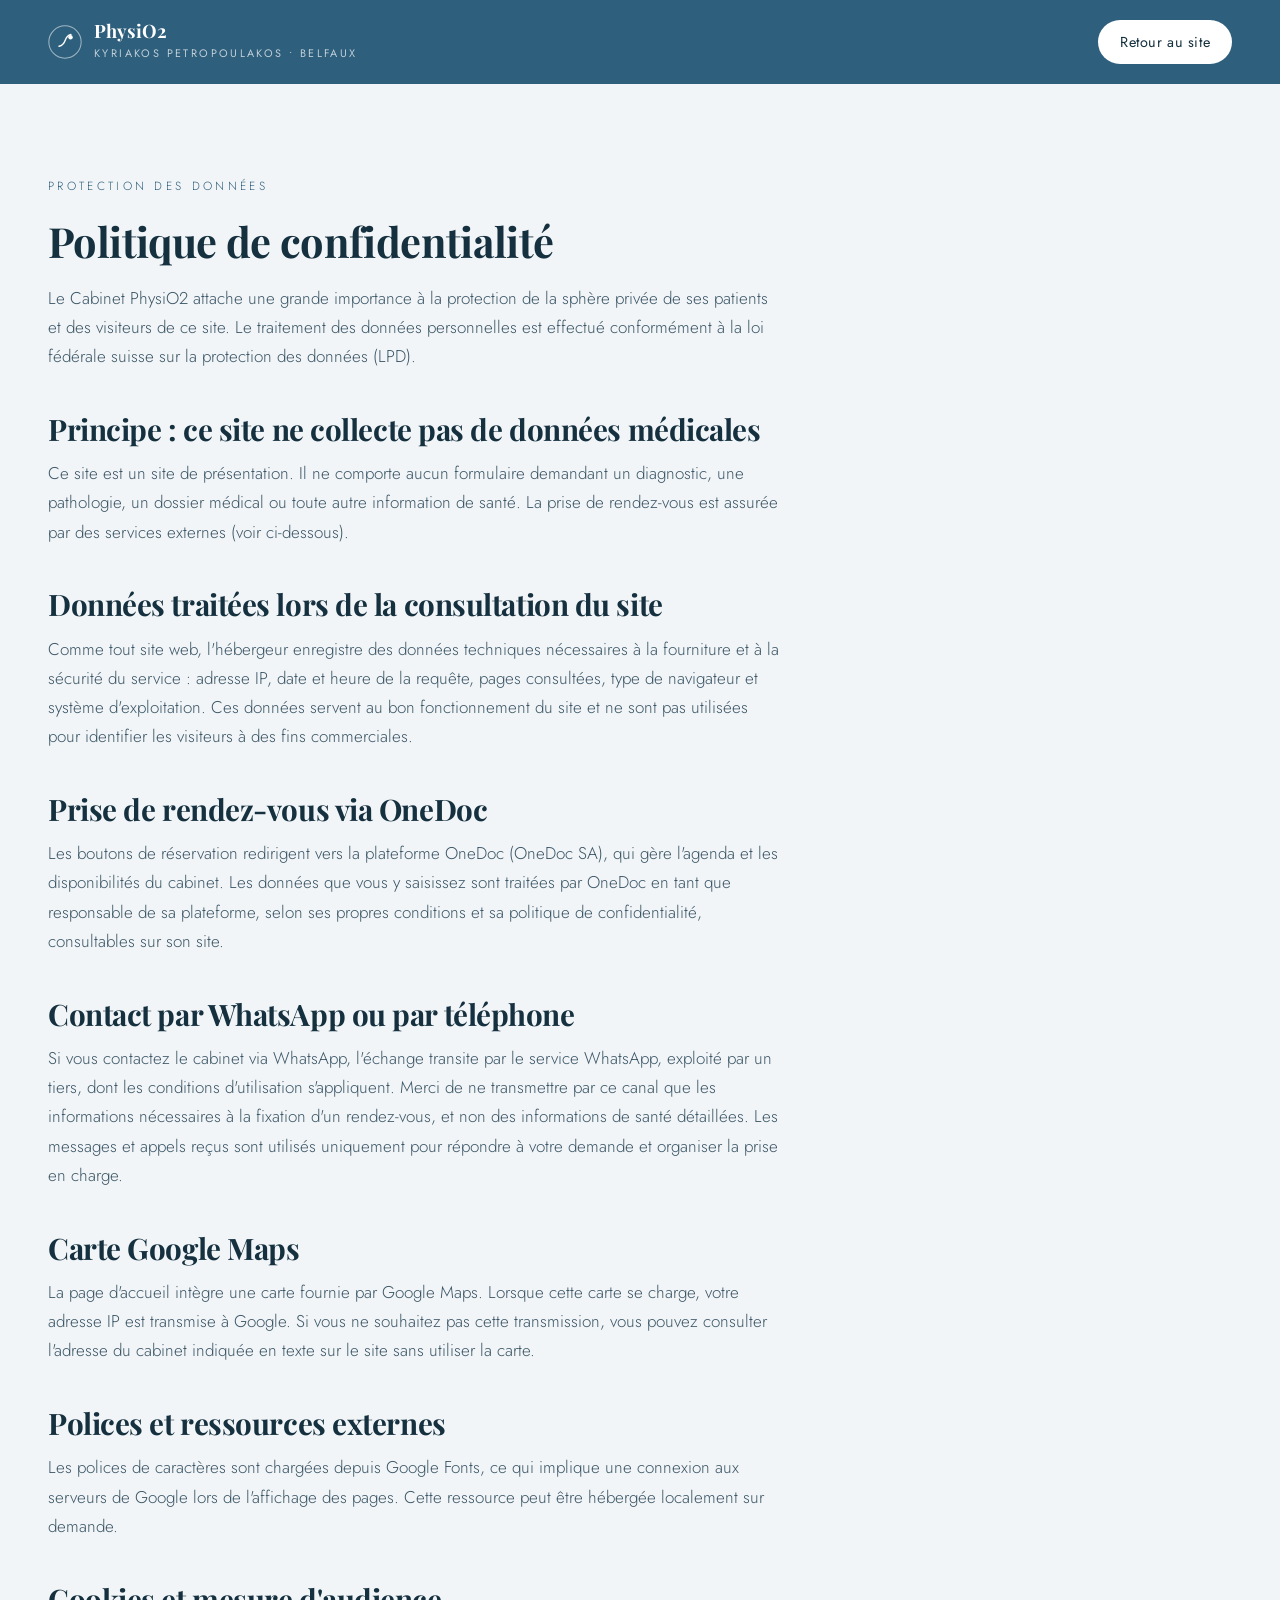
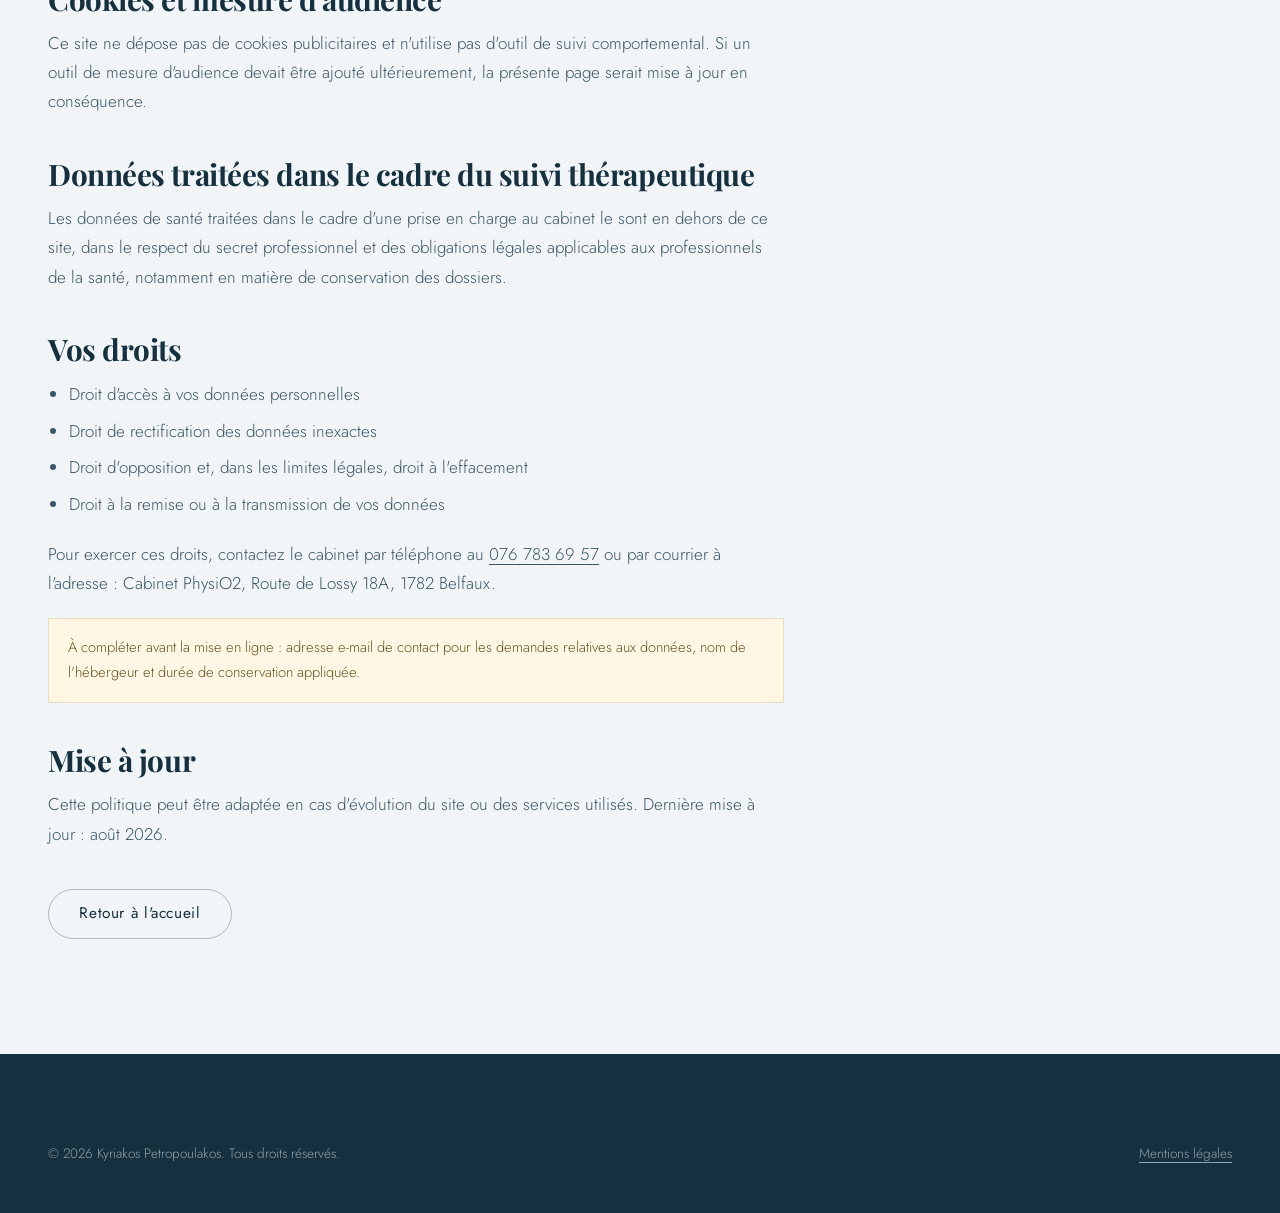
<file: politique-confidentialite.html>
<!DOCTYPE html>
<html lang="fr">
<head>
<meta charset="utf-8">
<meta name="viewport" content="width=device-width, initial-scale=1">
<title>Politique de confidentialité | Cabinet PhysiO2 — Belfaux</title>
<meta name="description" content="Politique de confidentialité du site du Cabinet PhysiO2, Kyriakos Petropoulakos, physiothérapeute à Belfaux : données traitées, réservation OneDoc, contact WhatsApp et droits des personnes.">
<link rel="canonical" href="https://VOTRE-DOMAINE.ch/politique-confidentialite.html">
<meta name="robots" content="index, follow">
<meta name="theme-color" content="#2E5F7D">
<link rel="icon" href="favicon.svg" type="image/svg+xml">
<link rel="apple-touch-icon" href="apple-touch-icon.png">
<link rel="manifest" href="site.webmanifest">
<link rel="preconnect" href="https://fonts.googleapis.com">
<link rel="preconnect" href="https://fonts.gstatic.com" crossorigin>
<link rel="stylesheet" href="https://fonts.googleapis.com/css2?family=Jost:wght@300;400;500&family=Playfair+Display:ital,wght@0,700;1,400;1,700&display=swap">
<link rel="stylesheet" href="assets/css/styles.css">
</head>
<body class="legal-page">
<a class="skip-link" href="#main">Aller au contenu principal</a>

<header class="site-header">
  <div class="wrap header-inner">
    <a class="brand" href="index.html" aria-label="Cabinet PhysiO2 — accueil">
      <svg class="brand-mark" viewBox="0 0 40 40" fill="none" aria-hidden="true">
        <circle cx="20" cy="20" r="19" stroke="currentColor" stroke-width="1.2" opacity=".55"/>
        <path d="M13 25c4-1 6-3.5 7-6.5S22.5 12 27 11" stroke="currentColor" stroke-width="1.6" stroke-linecap="round"/>
        <circle cx="26.5" cy="14.5" r="2.6" fill="currentColor"/>
      </svg>
      <span>
        <span class="brand-name">PhysiO2</span>
        <span class="brand-sub">Kyriakos Petropoulakos • Belfaux</span>
      </span>
    </a>
    <div class="header-actions">
      <a class="btn btn--light btn--sm btn--persist" href="index.html">Retour au site</a>
    </div>
  </div>
</header>

<main id="main" class="section legal">
  <div class="wrap">
    <div class="legal-body">
      <p class="eyebrow">Protection des données</p>
      <h1 style="font-size: clamp(1.9rem, 4vw, 2.6rem)">Politique de confidentialité</h1>

      <p>Le Cabinet PhysiO2 attache une grande importance à la protection de la sphère privée de ses patients et des visiteurs de ce site. Le traitement des données personnelles est effectué conformément à la loi fédérale suisse sur la protection des données (LPD).</p>

      <h2>Principe : ce site ne collecte pas de données médicales</h2>
      <p>Ce site est un site de présentation. Il ne comporte aucun formulaire demandant un diagnostic, une pathologie, un dossier médical ou toute autre information de santé. La prise de rendez-vous est assurée par des services externes (voir ci-dessous).</p>

      <h2>Données traitées lors de la consultation du site</h2>
      <p>Comme tout site web, l'hébergeur enregistre des données techniques nécessaires à la fourniture et à la sécurité du service : adresse IP, date et heure de la requête, pages consultées, type de navigateur et système d'exploitation. Ces données servent au bon fonctionnement du site et ne sont pas utilisées pour identifier les visiteurs à des fins commerciales.</p>

      <h2>Prise de rendez-vous via OneDoc</h2>
      <p>Les boutons de réservation redirigent vers la plateforme OneDoc (OneDoc SA), qui gère l'agenda et les disponibilités du cabinet. Les données que vous y saisissez sont traitées par OneDoc en tant que responsable de sa plateforme, selon ses propres conditions et sa politique de confidentialité, consultables sur son site.</p>

      <h2>Contact par WhatsApp ou par téléphone</h2>
      <p>Si vous contactez le cabinet via WhatsApp, l'échange transite par le service WhatsApp, exploité par un tiers, dont les conditions d'utilisation s'appliquent. Merci de ne transmettre par ce canal que les informations nécessaires à la fixation d'un rendez-vous, et non des informations de santé détaillées. Les messages et appels reçus sont utilisés uniquement pour répondre à votre demande et organiser la prise en charge.</p>

      <h2>Carte Google Maps</h2>
      <p>La page d'accueil intègre une carte fournie par Google Maps. Lorsque cette carte se charge, votre adresse IP est transmise à Google. Si vous ne souhaitez pas cette transmission, vous pouvez consulter l'adresse du cabinet indiquée en texte sur le site sans utiliser la carte.</p>

      <h2>Polices et ressources externes</h2>
      <p>Les polices de caractères sont chargées depuis Google Fonts, ce qui implique une connexion aux serveurs de Google lors de l'affichage des pages. Cette ressource peut être hébergée localement sur demande.</p>

      <h2>Cookies et mesure d'audience</h2>
      <p>Ce site ne dépose pas de cookies publicitaires et n'utilise pas d'outil de suivi comportemental. Si un outil de mesure d'audience devait être ajouté ultérieurement, la présente page serait mise à jour en conséquence.</p>

      <h2>Données traitées dans le cadre du suivi thérapeutique</h2>
      <p>Les données de santé traitées dans le cadre d'une prise en charge au cabinet le sont en dehors de ce site, dans le respect du secret professionnel et des obligations légales applicables aux professionnels de la santé, notamment en matière de conservation des dossiers.</p>

      <h2>Vos droits</h2>
      <ul>
        <li>Droit d'accès à vos données personnelles</li>
        <li>Droit de rectification des données inexactes</li>
        <li>Droit d'opposition et, dans les limites légales, droit à l'effacement</li>
        <li>Droit à la remise ou à la transmission de vos données</li>
      </ul>
      <p>Pour exercer ces droits, contactez le cabinet par téléphone au <a href="tel:+41767836957">076 783 69 57</a> ou par courrier à l'adresse : Cabinet PhysiO2, Route de Lossy 18A, 1782 Belfaux.</p>

      <p class="todo">À compléter avant la mise en ligne : adresse e-mail de contact pour les demandes relatives aux données, nom de l'hébergeur et durée de conservation appliquée.</p>

      <h2>Mise à jour</h2>
      <p>Cette politique peut être adaptée en cas d'évolution du site ou des services utilisés. Dernière mise à jour : août 2026.</p>

      <p style="margin-top:2.5rem"><a class="btn btn--outline" href="index.html">Retour à l'accueil</a></p>
    </div>
  </div>
</main>

<footer class="site-footer">
  <div class="wrap">
    <div class="footer-bottom" style="margin-top:0;border-top:0;padding-top:0">
      <p>© 2026 Kyriakos Petropoulakos. Tous droits réservés.</p>
      <p><a href="mentions-legales.html">Mentions légales</a></p>
    </div>
  </div>
</footer>
</body>
</html>
</file>
<file: assets/css/styles.css>
/* ==========================================================================
   Cabinet PhysiO2 — Kyriakos Petropoulakos, physiothérapeute à Belfaux
   Direction artistique : éditoriale, teintes naturelles, grandes typographies.

   1. Tokens & thèmes      6. Bandes colorées
   2. Base                 7. Cartes & listes
   3. Layout               8. Cabinet, carte, horaires
   4. Header / boutons     9. Footer
   5. Hero                10. Modale, barre mobile, responsive
   ========================================================================== */

/* 1. TOKENS ---------------------------------------------------------------- */
:root {
  /* Palette « bleu ardoise » — calme, accordée au bleu du cabinet */
  --deep:      #15303F;   /* bleu nuit — titres, footer */
  --olive:     #2E5F7D;   /* bleu principal — bandes, boutons */
  --olive-2:   #3D7799;
  --sage:      #8DB3C6;   /* extrémité claire des dégradés */
  --body-c:    #3B5666;   /* texte courant */
  --muted:     #6F8B9B;
  --cream:     #F2F5F7;   /* fond principal, blanc légèrement bleuté */
  --cream-2:   #FAFCFD;
  --surface:   #FFFFFF;
  --line:      rgba(21, 48, 63, .14);
  --line-soft: rgba(21, 48, 63, .08);
  --on-dark:   rgba(255, 255, 255, .84);

  /* Typographie */
  --serif: "Playfair Display", Georgia, "Times New Roman", serif;
  --sans:  "Jost", system-ui, -apple-system, "Segoe UI", sans-serif;

  /* Rythme */
  --gutter: clamp(1.25rem, 5vw, 3rem);
  --maxw: 1280px;
  --section-y: clamp(4.5rem, 9vw, 8rem);

  --r-pill: 999px;
  --shadow: 0 20px 50px rgba(21, 48, 63, .14);
  --ease: cubic-bezier(.22, .61, .36, 1);
}

/* Variante « sauge » — palette verte naturelle.
   Activation : <html lang="fr" data-theme="sage"> */
[data-theme="sage"] {
  --deep:      #2F3A26;
  --olive:     #55663F;
  --olive-2:   #6E8055;
  --sage:      #93A37B;
  --body-c:    #4B5540;
  --muted:     #7C8570;
  --cream:     #F6F4EC;
  --cream-2:   #FBFAF5;
  --line:      rgba(47, 58, 38, .14);
  --line-soft: rgba(47, 58, 38, .08);
}

/* 2. BASE ------------------------------------------------------------------ */
*, *::before, *::after { box-sizing: border-box; }

html {
  -webkit-text-size-adjust: 100%;
  scroll-behavior: smooth;
  scroll-padding-top: 90px;
}

body {
  margin: 0;
  background: var(--cream);
  color: var(--body-c);
  font-family: var(--sans);
  font-size: 1.0625rem;
  font-weight: 400;
  line-height: 1.72;
  -webkit-font-smoothing: antialiased;
  overflow-wrap: break-word;
}
body.is-locked { overflow: hidden; }

h1, h2, h3 {
  font-family: var(--serif);
  font-weight: 700;
  color: var(--deep);
  line-height: 1.06;
  letter-spacing: -.015em;
  margin: 0 0 .5em;
  text-wrap: balance;
}
h1 { font-size: clamp(2.6rem, 6.4vw, 5rem); }
h2 { font-size: clamp(2rem, 4.4vw, 3.4rem); }
h3 { font-size: clamp(1.3rem, 2vw, 1.7rem); line-height: 1.16; }
h4 {
  font-family: var(--sans); font-weight: 500; font-size: 1rem;
  color: var(--deep); margin: 0 0 .6em;
}

p { margin: 0 0 1.15em; }
p:last-child { margin-bottom: 0; }

a { color: inherit; text-underline-offset: 4px; }
img { max-width: 100%; height: auto; display: block; }
ul { margin: 0; padding: 0; list-style: none; }
strong { font-weight: 500; color: var(--deep); }

:focus-visible { outline: 3px solid var(--olive); outline-offset: 3px; }
.band :focus-visible, .site-footer :focus-visible, .site-header :focus-visible { outline-color: #fff; }

.skip-link {
  position: absolute; left: 1rem; top: -100px; z-index: 200;
  background: var(--deep); color: #fff; padding: .8rem 1.2rem;
  border-radius: var(--r-pill); font-size: .95rem; text-decoration: none;
  transition: top .2s var(--ease);
}
.skip-link:focus { top: 1rem; }

.sr-only {
  position: absolute; width: 1px; height: 1px; padding: 0; margin: -1px;
  overflow: hidden; clip: rect(0 0 0 0); white-space: nowrap; border: 0;
}

/* 3. LAYOUT ---------------------------------------------------------------- */
.wrap { width: 100%; max-width: var(--maxw); margin-inline: auto; padding-inline: var(--gutter); }

.section { padding-block: var(--section-y); }
.section--cream2 { background: var(--cream-2); }
.section--white { background: var(--surface); }
.section--tight { padding-block: clamp(3rem, 6vw, 4.5rem); }

.eyebrow {
  font-size: .74rem; font-weight: 400;
  letter-spacing: .28em; text-transform: uppercase;
  color: var(--olive); margin: 0 0 1.4rem;
}
.band .eyebrow, .site-footer .eyebrow { color: rgba(255, 255, 255, .72); }

.lead { font-size: clamp(1.05rem, 1.4vw, 1.18rem); font-weight: 300; max-width: 38rem; }

/* Deuxième ligne de titre, en italique */
.title-2 { display: block; font-style: italic; font-weight: 400; }

/* 4. HEADER / BOUTONS ------------------------------------------------------ */
.site-header {
  position: fixed; inset: 0 0 auto 0; z-index: 90;
  transition: background .35s var(--ease), box-shadow .35s var(--ease);
}
.site-header::before {
  content: ""; position: absolute; inset: 0; pointer-events: none;
  background: linear-gradient(180deg, rgba(12, 32, 43, .55), rgba(12, 32, 43, 0));
  transition: opacity .35s var(--ease);
}
.site-header.is-scrolled { background: var(--olive); box-shadow: 0 6px 30px rgba(21, 48, 63, .2); }
.site-header.is-scrolled::before { opacity: 0; }

.header-inner {
  display: flex; align-items: center; justify-content: space-between;
  gap: 1.5rem; min-height: 84px; position: relative;
}

.brand { display: flex; align-items: center; gap: .75rem; text-decoration: none; color: #fff; }
.brand-mark { width: 34px; height: 34px; flex: none; }
.brand-name {
  display: block; font-family: var(--serif); font-weight: 700;
  font-size: 1.15rem; line-height: 1.1; color: #fff;
}
.brand-sub {
  display: block; font-size: .68rem; letter-spacing: .22em;
  text-transform: uppercase; color: rgba(255, 255, 255, .7); margin-top: 3px;
}

.nav { display: flex; align-items: center; gap: clamp(1.1rem, 2.2vw, 2.2rem); }
.nav a {
  color: #fff; text-decoration: none; font-size: .95rem; font-weight: 300;
  letter-spacing: .04em; padding-block: .3rem; position: relative; white-space: nowrap;
}
.nav a::after {
  content: ""; position: absolute; left: 0; right: 0; bottom: 0; height: 1px;
  background: currentColor; transform: scaleX(0); transform-origin: left;
  transition: transform .3s var(--ease);
}
.nav a:hover::after, .nav a:focus-visible::after { transform: scaleX(1); }
.nav .btn { display: none; }

.header-actions { display: flex; align-items: center; gap: .6rem; }

.nav-toggle {
  display: none; width: 46px; height: 46px; padding: 0;
  background: transparent; border: 1px solid rgba(255, 255, 255, .45);
  border-radius: var(--r-pill); cursor: pointer;
  align-items: center; justify-content: center;
}
.nav-toggle span { display: block; position: relative; width: 17px; height: 1px; background: #fff; }
.nav-toggle span::before, .nav-toggle span::after {
  content: ""; position: absolute; left: 0; width: 17px; height: 1px; background: #fff;
  transition: transform .3s var(--ease), top .2s var(--ease);
}
.nav-toggle span::before { top: -6px; }
.nav-toggle span::after { top: 6px; }
.nav-toggle[aria-expanded="true"] span { background: transparent; }
.nav-toggle[aria-expanded="true"] span::before { top: 0; transform: rotate(45deg); }
.nav-toggle[aria-expanded="true"] span::after { top: 0; transform: rotate(-45deg); }

.btn {
  display: inline-flex; align-items: center; justify-content: center; gap: .6rem;
  font-family: var(--sans); font-size: .96rem; font-weight: 400; letter-spacing: .04em;
  line-height: 1; padding: 1rem 1.9rem; min-height: 50px;
  border-radius: var(--r-pill); border: 1px solid transparent;
  cursor: pointer; text-decoration: none; text-align: center;
  transition: background .3s var(--ease), color .3s var(--ease),
              border-color .3s var(--ease), transform .2s var(--ease);
}
.btn:active { transform: translateY(1px); }
.btn svg { flex: none; }

.btn--solid { background: var(--olive); color: #fff; }
.btn--solid:hover { background: var(--deep); color: #fff; }

.btn--light { background: #fff; color: var(--deep); }
.btn--light:hover { background: var(--cream); color: var(--deep); }

.btn--outline { background: transparent; color: var(--deep); border-color: rgba(21, 48, 63, .3); }
.btn--outline:hover { background: var(--deep); color: #fff; border-color: var(--deep); }

.btn--outline-light { background: transparent; color: #fff; border-color: rgba(255, 255, 255, .55); }
.btn--outline-light:hover { background: #fff; color: var(--deep); }

.btn--sm { padding: .7rem 1.3rem; min-height: 44px; font-size: .9rem; }
.btn--block { width: 100%; }

/* 5. HERO ------------------------------------------------------------------ */
.hero {
  position: relative; isolation: isolate; overflow: hidden;
  min-height: min(92svh, 860px);
  display: grid; align-items: center;
}
.hero-bg { position: absolute; inset: 0; z-index: -2; }
.hero-bg img { width: 100%; height: 100%; object-fit: cover; filter: saturate(.85) contrast(1.02) brightness(.94); }
.hero::after {
  content: ""; position: absolute; inset: 0; z-index: -1;
  background:
    linear-gradient(96deg, rgba(15, 38, 51, .9) 0%, rgba(15, 38, 51, .74) 34%, rgba(15, 38, 51, .3) 72%, rgba(15, 38, 51, .46) 100%),
    linear-gradient(180deg, rgba(12, 32, 43, .52) 0%, rgba(12, 32, 43, .12) 40%, rgba(12, 32, 43, .62) 100%);
}

.hero-inner { padding-block: clamp(9rem, 16vw, 12rem) clamp(5rem, 9vw, 7rem); max-width: 44rem; }

.kicker {
  display: inline-flex; align-items: center; gap: .7rem;
  color: #fff; font-size: .74rem; letter-spacing: .28em; text-transform: uppercase;
  margin-bottom: 1.8rem;
}
.kicker::before { content: ""; width: 34px; height: 1px; background: rgba(255, 255, 255, .7); }

.hero h1 { color: #fff; margin-bottom: .35em; }
.hero p {
  color: var(--on-dark); font-size: clamp(1.05rem, 1.5vw, 1.2rem);
  font-weight: 300; max-width: 33rem; margin-bottom: 2.2rem;
}
.hero-cta { display: flex; flex-wrap: wrap; gap: .8rem; }

.hero-meta {
  position: absolute; left: 0; right: 0; bottom: 0; z-index: 1;
  border-top: 1px solid rgba(255, 255, 255, .22);
  background: rgba(12, 32, 43, .32);
  -webkit-backdrop-filter: blur(6px); backdrop-filter: blur(6px);
}
.hero-meta ul {
  display: flex; flex-wrap: wrap; gap: .4rem 2.5rem; padding-block: 1.1rem;
  color: #fff; font-size: .88rem; font-weight: 300; letter-spacing: .05em;
}
.hero-meta li { display: flex; align-items: center; gap: .6rem; }
.hero-meta li::before {
  content: ""; width: 5px; height: 5px; border-radius: 50%;
  background: rgba(255, 255, 255, .8); flex: none;
}

/* 6. BANDES COLORÉES ------------------------------------------------------- */
.band {
  background: linear-gradient(105deg, var(--olive) 0%, var(--olive-2) 55%, var(--sage) 100%);
  color: #fff;
  padding-block: clamp(3.5rem, 8vw, 6.5rem);
}
.band h2, .band h3 { color: #fff; }
.band p { color: rgba(255, 255, 255, .88); font-weight: 300; }

.band-split {
  display: grid; grid-template-columns: minmax(0, 1fr) minmax(0, 1fr);
  gap: clamp(2rem, 5vw, 5rem); align-items: start;
}

.band-list { columns: 2; column-gap: 2.5rem; font-weight: 300; }
.band-list li {
  color: rgba(255, 255, 255, .92); font-size: 1.02rem;
  padding-block: .28rem; break-inside: avoid;
}
.band-list li::before { content: "— "; opacity: .6; }

/* 7. CARTES & LISTES ------------------------------------------------------- */
.trio { display: grid; grid-template-columns: repeat(3, minmax(0, 1fr)); gap: clamp(1.75rem, 3.5vw, 3rem); }
.trio-item img { width: 100%; aspect-ratio: 4 / 3.6; object-fit: cover; filter: saturate(.88) contrast(1.02); margin-bottom: 1.6rem; }
.trio-item h3 { font-size: clamp(1.9rem, 3vw, 2.4rem); margin-bottom: .35em; }
.trio-item p { font-size: .99rem; font-weight: 300; margin-bottom: 1.5rem; }

.svc-list { border-top: 1px solid var(--line); }
.svc {
  display: flex; align-items: baseline; justify-content: space-between; gap: 1.5rem;
  padding: 1.25rem .1rem; border-bottom: 1px solid var(--line);
}
.svc-name { font-size: 1.06rem; color: var(--deep); }
.svc-meta { font-size: .88rem; color: var(--muted); white-space: nowrap; letter-spacing: .05em; }

.note {
  margin-top: 1.6rem; font-size: .93rem; color: var(--muted); font-weight: 300;
  border-left: 1px solid var(--line); padding-left: 1.1rem;
}

.price-grid { display: grid; grid-template-columns: repeat(auto-fit, minmax(270px, 1fr)); gap: clamp(1.75rem, 3vw, 2.75rem); }
.price-card { display: flex; flex-direction: column; border-top: 1px solid var(--line); padding-top: 1.6rem; }
.price-card h3 { font-size: clamp(1.5rem, 2.2vw, 1.95rem); }
.price-card > p { font-size: .97rem; font-weight: 300; }
.price-rows { margin-top: auto; padding-top: 1.4rem; }
.price-row {
  display: flex; align-items: baseline; justify-content: space-between; gap: 1rem;
  padding: .55rem 0; border-bottom: 1px solid var(--line-soft); font-size: .97rem; font-weight: 300;
}
.price-row .amount { font-family: var(--serif); font-weight: 700; font-size: 1.1rem; color: var(--deep); white-space: nowrap; }
.price-card .btn { margin-top: 1.6rem; align-self: flex-start; }

.about-grid { display: grid; grid-template-columns: minmax(0, .85fr) minmax(0, 1.15fr); gap: clamp(2rem, 5vw, 4.5rem); align-items: start; }
.portrait-slot {
  aspect-ratio: 4 / 5; background: var(--cream); border: 1px solid var(--line);
  display: grid; place-items: center; text-align: center; padding: 2rem;
}
.portrait-slot img { width: 100%; height: 100%; object-fit: cover; }
.portrait-slot .ph-text { font-size: .88rem; color: var(--muted); max-width: 17rem; font-weight: 300; }
.portrait-slot .ph-text strong { display: block; margin-bottom: .4rem; }

.about-block + .about-block { margin-top: 2.2rem; padding-top: 2rem; border-top: 1px solid var(--line); }
.about-block h3 { font-size: clamp(1.35rem, 2vw, 1.7rem); }
.about-block p { font-weight: 300; }

.tags { display: flex; flex-wrap: wrap; gap: .5rem; margin-top: 1.2rem; }
.tag {
  font-size: .82rem; font-weight: 300; color: var(--body-c);
  border: 1px solid var(--line); border-radius: var(--r-pill); padding: .38rem .95rem;
}
.band .tag { color: #fff; border-color: rgba(255, 255, 255, .35); }

.pillars { display: grid; grid-template-columns: repeat(auto-fit, minmax(240px, 1fr)); gap: clamp(1.75rem, 4vw, 3.5rem); }
.pillar-num { font-family: var(--serif); font-style: italic; font-size: 1.7rem; color: rgba(255, 255, 255, .6); margin-bottom: .5rem; }
.pillar h3 { font-size: clamp(1.25rem, 1.8vw, 1.5rem); margin-bottom: .5em; }
.pillar p { font-size: .97rem; }

.langs { display: flex; flex-wrap: wrap; gap: .55rem; }
.langs li {
  font-size: .95rem; font-weight: 300; color: var(--deep);
  border: 1px solid var(--line); border-radius: var(--r-pill); padding: .55rem 1.3rem;
}

.gallery { display: grid; grid-template-columns: repeat(4, 1fr); gap: clamp(.75rem, 1.5vw, 1.25rem); }
.gallery figure { margin: 0; }
.gallery img { width: 100%; aspect-ratio: 4 / 3; object-fit: cover; filter: saturate(.88) contrast(1.02); transition: transform .8s var(--ease); }
.gallery figure:hover img { transform: scale(1.04); }
.gallery figcaption { font-size: .82rem; color: var(--muted); font-weight: 300; padding-top: .7rem; }

/* 8. CABINET / CARTE / HORAIRES -------------------------------------------- */
.map-full { height: clamp(320px, 45vh, 520px); background: var(--cream); }
.map-full iframe { width: 100%; height: 100%; border: 0; display: block; }

.contact-grid { display: grid; grid-template-columns: repeat(auto-fit, minmax(260px, 1fr)); gap: clamp(2rem, 4vw, 3.5rem); }
.addr { font-style: normal; font-weight: 300; }
.addr strong { display: block; font-family: var(--serif); font-weight: 700; font-size: 1.3rem; margin-bottom: .4rem; }

.hours { width: 100%; border-collapse: collapse; font-size: .97rem; font-weight: 300; }
.hours th, .hours td { padding: .6rem 0; border-bottom: 1px solid rgba(255, 255, 255, .22); text-align: left; vertical-align: top; color: #fff; }
.hours th { font-weight: 400; }
.hours td { text-align: right; }
.hours td span { display: block; }
.hours .closed { color: rgba(255, 255, 255, .6); }

.contact-links { display: flex; flex-wrap: wrap; gap: .7rem; margin-top: 1.8rem; }

/* 9. FOOTER ---------------------------------------------------------------- */
.site-footer { background: var(--deep); color: rgba(255, 255, 255, .8); padding-block: clamp(3.5rem, 7vw, 5.5rem) 2rem; font-weight: 300; }
.footer-grid { display: grid; grid-template-columns: minmax(0, 1.5fr) repeat(2, minmax(0, 1fr)); gap: clamp(2rem, 4vw, 4rem); }
.footer-grid h4 { color: rgba(255, 255, 255, .55); font-size: .72rem; letter-spacing: .24em; text-transform: uppercase; font-weight: 400; margin-bottom: 1.2rem; }
.footer-grid a { color: rgba(255, 255, 255, .8); text-decoration: none; }
.footer-grid a:hover { color: #fff; text-decoration: underline; }
.footer-grid li { margin-bottom: .6rem; }
.footer-brand .fb-name { font-family: var(--serif); font-size: 1.55rem; color: #fff; display: block; margin-bottom: .6rem; }
.footer-bottom {
  margin-top: clamp(2.5rem, 5vw, 4rem); padding-top: 1.6rem;
  border-top: 1px solid rgba(255, 255, 255, .16);
  display: flex; flex-wrap: wrap; gap: .5rem 2rem; justify-content: space-between;
  font-size: .85rem; color: rgba(255, 255, 255, .55);
}
.footer-bottom a { color: rgba(255, 255, 255, .55); }

/* 10. MODALE --------------------------------------------------------------- */
.modal {
  position: fixed; inset: 0; z-index: 120; display: grid; place-items: center;
  padding: 1.25rem; background: rgba(12, 32, 43, .64);
  -webkit-backdrop-filter: blur(5px); backdrop-filter: blur(5px);
  opacity: 0; visibility: hidden;
  transition: opacity .3s var(--ease), visibility .3s var(--ease);
}
.modal.is-open { opacity: 1; visibility: visible; }
.modal-panel {
  position: relative; width: min(100%, 640px);
  max-height: calc(100dvh - 2.5rem); overflow-y: auto;
  background: var(--cream-2); padding: clamp(1.75rem, 4vw, 2.75rem);
  box-shadow: var(--shadow);
  transform: translateY(16px); transition: transform .4s var(--ease);
}
.modal.is-open .modal-panel { transform: none; }
.modal-close {
  position: absolute; top: 1rem; right: 1rem; width: 42px; height: 42px;
  background: transparent; border: 1px solid var(--line); border-radius: var(--r-pill);
  cursor: pointer; color: var(--deep); display: grid; place-items: center;
  transition: background .25s var(--ease), color .25s var(--ease);
}
.modal-close:hover { background: var(--deep); color: #fff; }
.modal h2 { font-size: clamp(1.6rem, 3.4vw, 2.1rem); padding-right: 3rem; margin-bottom: .3em; }
.modal > .modal-panel > p { font-weight: 300; margin-bottom: 1.8rem; }

.choice-grid { display: grid; gap: 1.25rem; }
.choice { border-top: 1px solid var(--line); padding-top: 1.4rem; }
.choice-title { display: block; font-family: var(--serif); font-size: 1.45rem; color: var(--deep); line-height: 1.2; }
.choice-title small {
  display: block; font-family: var(--sans); font-size: .78rem; font-weight: 300;
  letter-spacing: .16em; text-transform: uppercase; color: var(--muted); margin-top: .45rem;
}
.choice p { font-size: .96rem; font-weight: 300; margin: .9rem 0 1.3rem; }
.choice .btn { width: 100%; }
.choice--wa .btn { background: #1E7D4C; color: #fff; }
.choice--wa .btn:hover { background: #166139; }

.modal-foot { margin-top: 1.8rem; padding-top: 1.2rem; border-top: 1px solid var(--line); font-size: .92rem; font-weight: 300; color: var(--muted); text-align: center; }
.modal-foot a { color: var(--deep); }

/* 11. BARRE MOBILE --------------------------------------------------------- */
.mobile-bar {
  position: fixed; left: 50%; bottom: max(.9rem, env(safe-area-inset-bottom));
  transform: translate(-50%, 140%); z-index: 80;
  display: none; gap: .5rem; width: min(calc(100% - 1.75rem), 27rem);
  transition: transform .4s var(--ease);
}
.mobile-bar.is-visible { transform: translate(-50%, 0); }
.mobile-bar .btn { box-shadow: 0 14px 34px rgba(21, 48, 63, .32); }
.mobile-bar .btn--icon { width: 52px; flex: none; padding: 0; background: #fff; color: var(--deep); }

/* 12. APPARITIONS ---------------------------------------------------------- */
.js .reveal { opacity: 0; transform: translateY(22px); transition: opacity .8s var(--ease), transform .8s var(--ease); }
.js .reveal.is-in { opacity: 1; transform: none; }

/* 13. PAGES LÉGALES -------------------------------------------------------- */
.legal { padding-top: clamp(8rem, 14vw, 11rem); }
.legal-body { max-width: 46rem; }
.legal-body h1 { font-size: clamp(2.2rem, 5vw, 3.2rem); }
.legal-body h2 { font-size: clamp(1.4rem, 2.5vw, 1.85rem); margin-top: 2.6rem; }
.legal-body p, .legal-body li { font-weight: 300; }
.legal-body ul { list-style: disc; padding-left: 1.3rem; margin-bottom: 1.2em; }
.legal-body li { margin-bottom: .45em; }
.legal-body .todo { background: #FFF7E3; border: 1px solid #EADFBF; padding: 1rem 1.2rem; font-size: .92rem; color: #6A5426; }
.legal-page .site-header { background: var(--olive); }
.legal-page .site-header::before { opacity: 0; }

/* 14. RESPONSIVE ----------------------------------------------------------- */
@media (max-width: 1024px) {
  .trio { grid-template-columns: 1fr; max-width: 34rem; }
  .band-split { grid-template-columns: 1fr; }
  .about-grid { grid-template-columns: 1fr; }
  .portrait-slot { max-width: 24rem; aspect-ratio: 3 / 2; }
  .gallery { grid-template-columns: repeat(2, 1fr); }
  .footer-grid { grid-template-columns: 1fr 1fr; }
  .footer-brand { grid-column: 1 / -1; }
}

@media (max-width: 860px) {
  html { scroll-padding-top: 78px; }
  .header-inner { min-height: 72px; }
  .nav-toggle { display: inline-flex; }
  .header-actions .btn:not(.btn--persist) { display: none; }

  .nav {
    position: fixed; inset: 72px 0 auto 0;
    flex-direction: column; align-items: stretch; gap: 0;
    background: var(--olive); padding: .5rem var(--gutter) 1.6rem;
    max-height: calc(100dvh - 72px); overflow-y: auto;
    opacity: 0; visibility: hidden; transform: translateY(-12px);
    transition: opacity .3s var(--ease), transform .3s var(--ease), visibility .3s var(--ease);
  }
  .nav.is-open { opacity: 1; visibility: visible; transform: none; }
  .nav a { padding: 1rem .1rem; border-bottom: 1px solid rgba(255, 255, 255, .18); font-size: 1.05rem; white-space: normal; }
  .nav a::after { display: none; }
  .nav .btn { display: inline-flex; margin-top: 1.3rem; width: 100%; }

  .mobile-bar { display: flex; }

  .hero { min-height: min(88svh, 720px); }
  .hero-inner { padding-block: clamp(7rem, 22vw, 9rem) 7rem; }
  .hero-cta .btn { flex: 1 1 auto; }
  .hero-meta ul { gap: .35rem 1.5rem; font-size: .8rem; }

  .band-list { columns: 1; }
  .svc { flex-direction: column; gap: .2rem; }
  .svc-meta { white-space: normal; }
}

@media (max-width: 480px) {
  .brand-sub { display: none; }
  .kicker { font-size: .68rem; letter-spacing: .17em; margin-bottom: 1.2rem; }
  .hero-inner { padding-block: 6.5rem 7rem; }
  .modal-panel { padding: 1.5rem 1.15rem 1.7rem; }
  .modal h2 { font-size: 1.45rem; }
  .footer-grid { grid-template-columns: 1fr; }
  .gallery { grid-template-columns: 1fr; }
  .price-card .btn, .trio-item .btn { width: 100%; }
  .hero-meta ul { flex-direction: column; padding-block: .85rem; }
}

@media (prefers-reduced-motion: reduce) {
  html { scroll-behavior: auto; }
  *, *::before, *::after {
    animation-duration: .01ms !important; animation-iteration-count: 1 !important;
    transition-duration: .01ms !important;
  }
  .js .reveal { opacity: 1; transform: none; }
}
</file>
